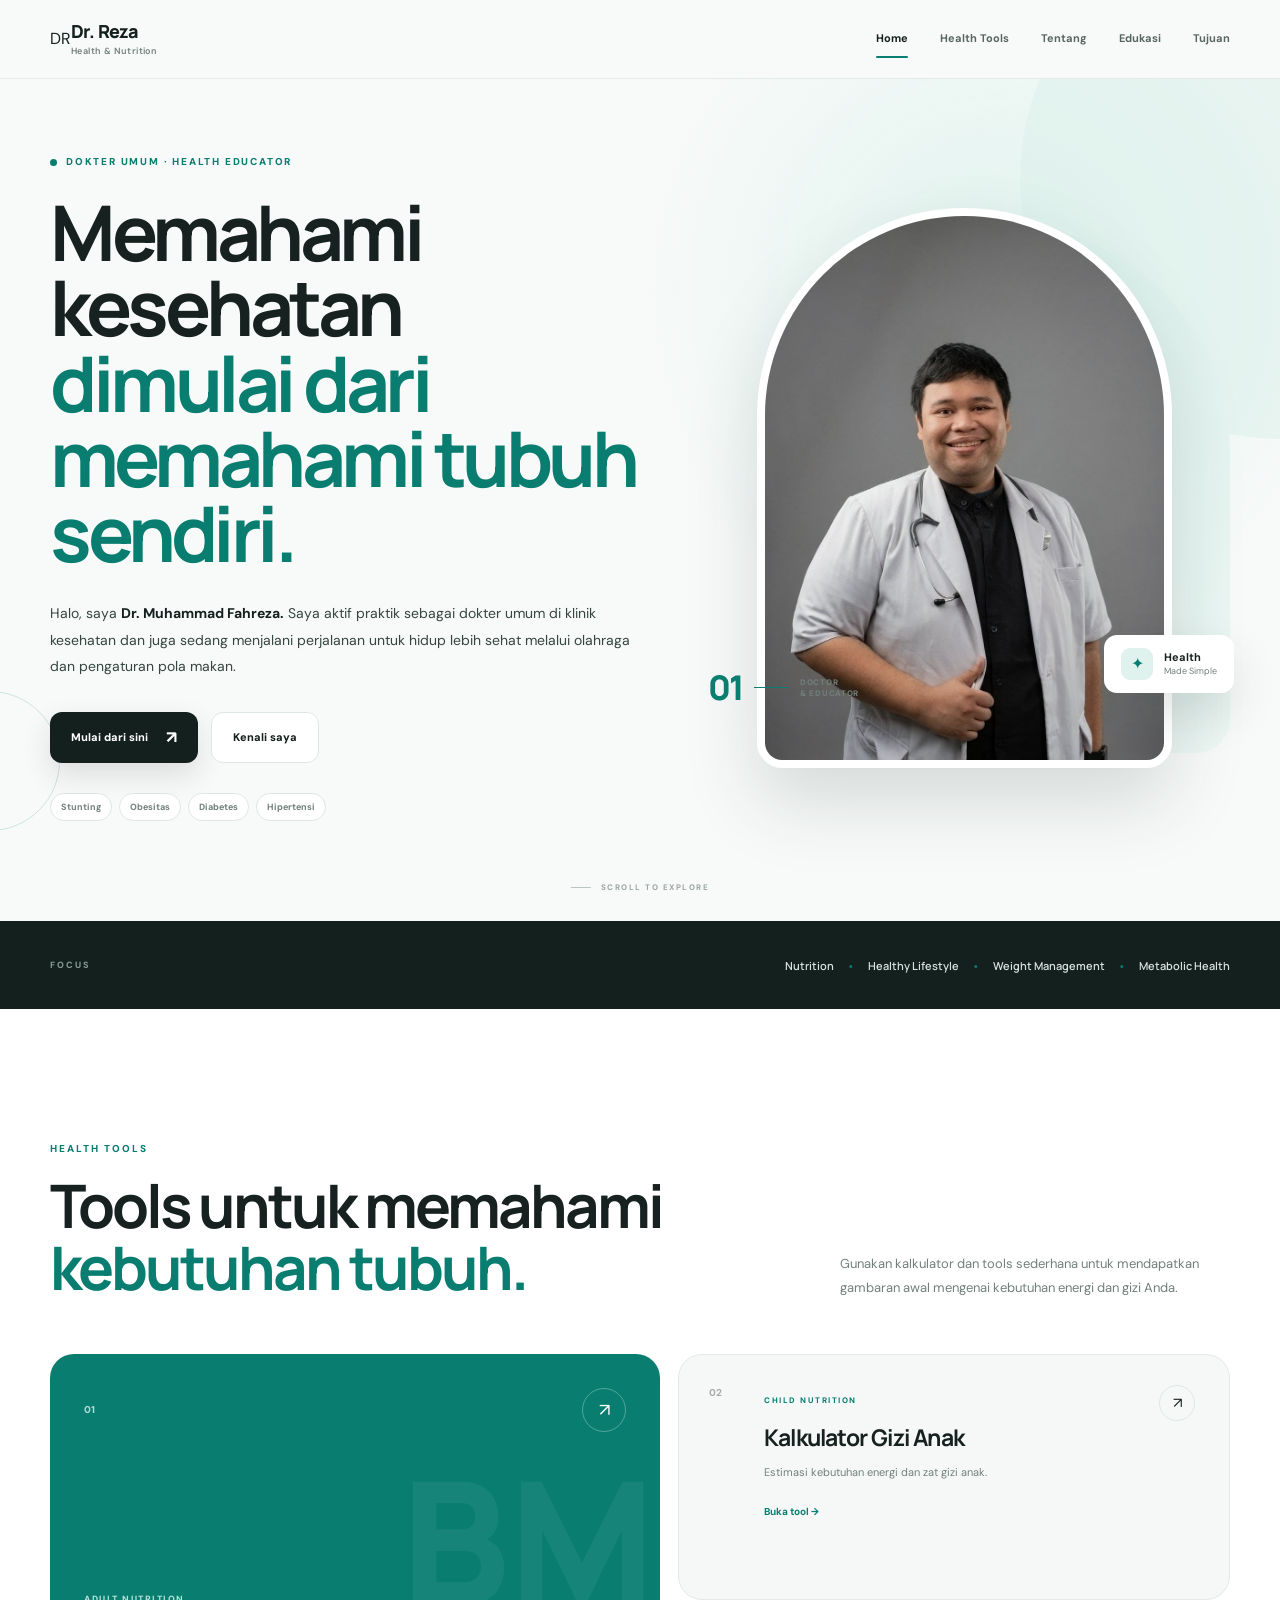
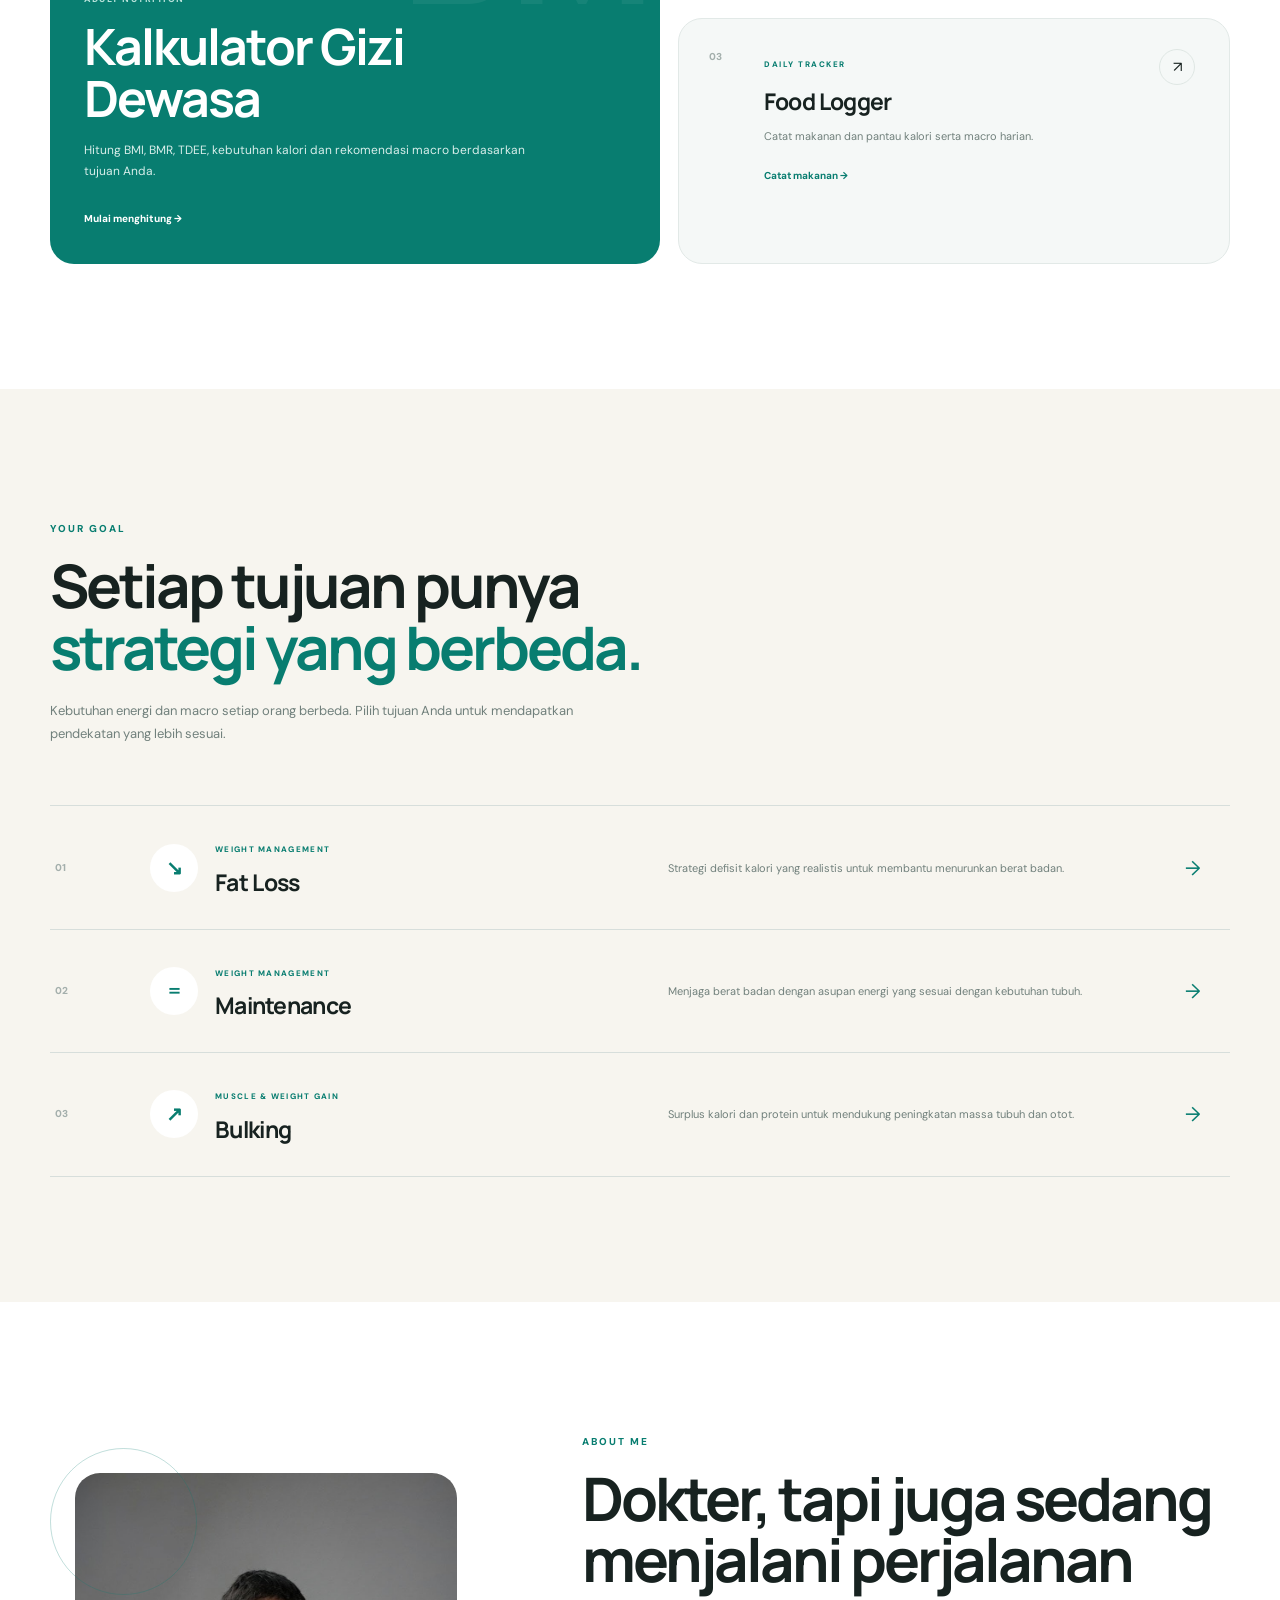
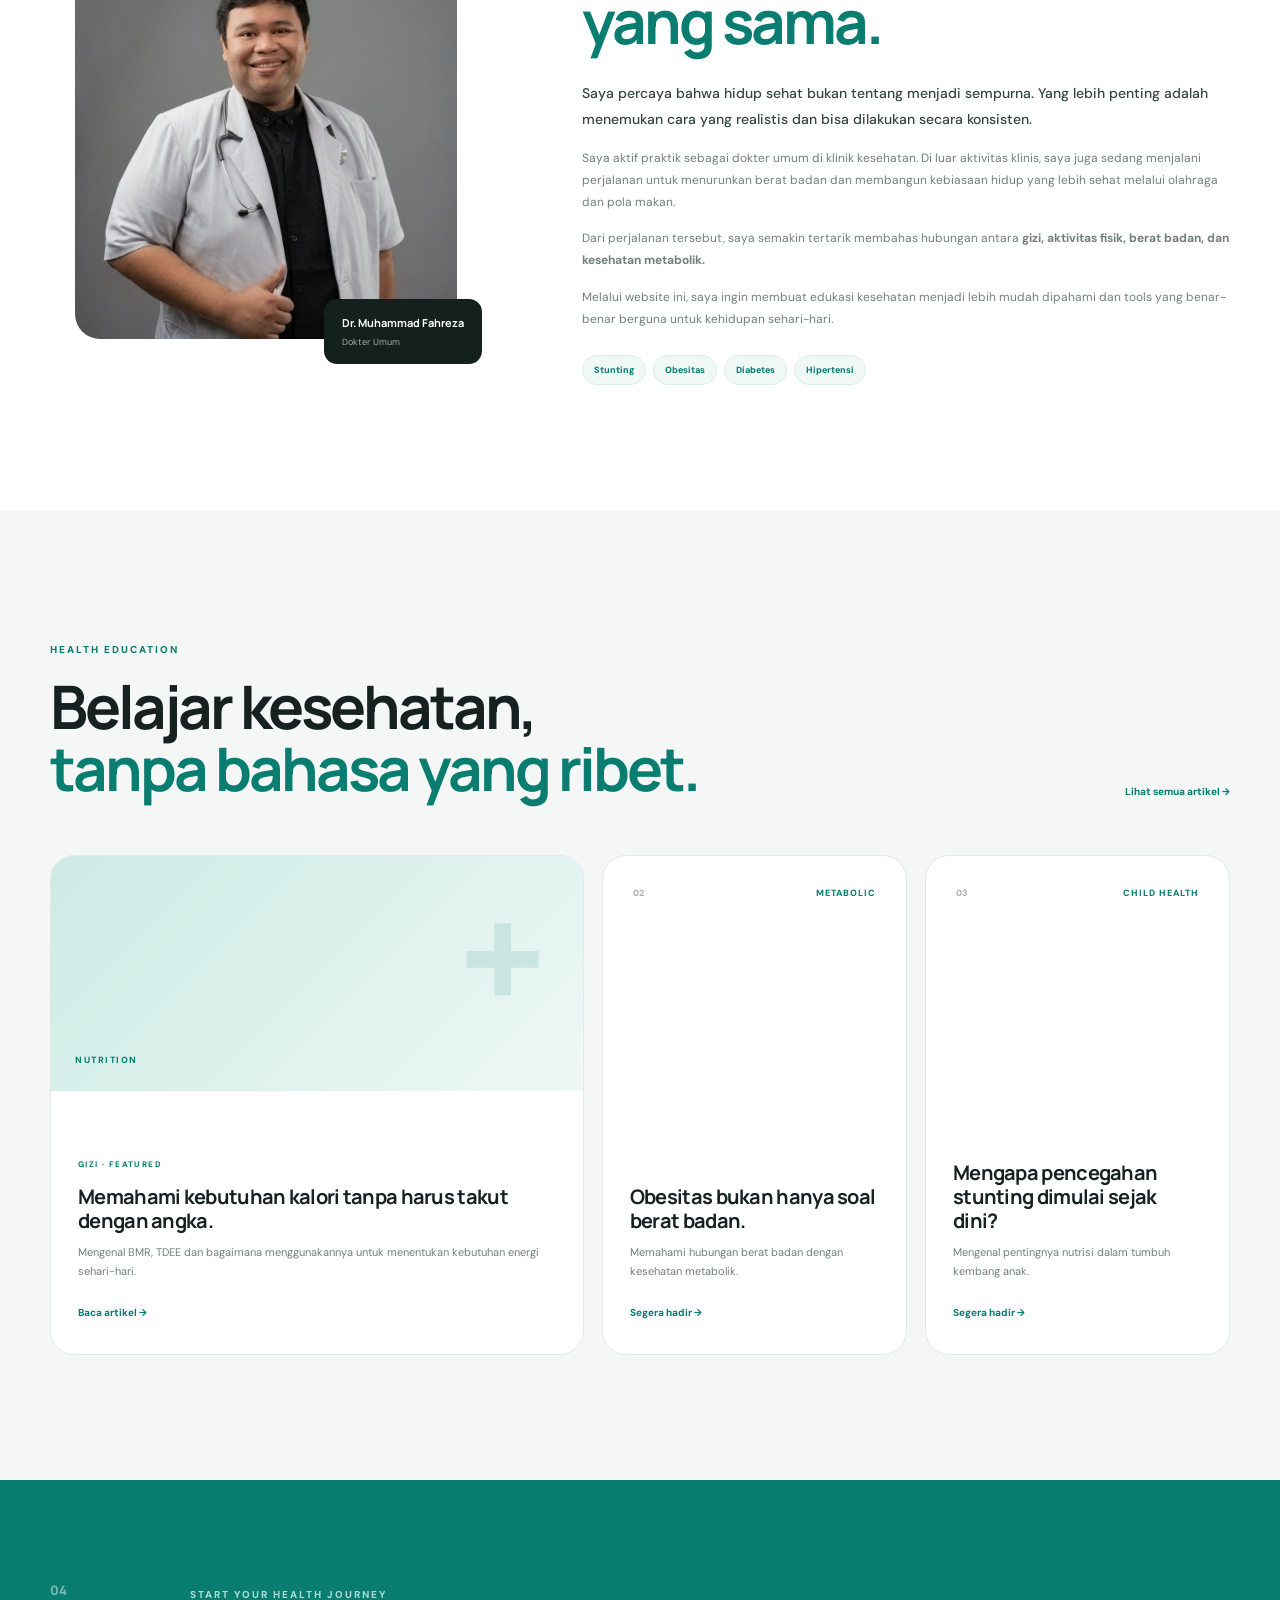
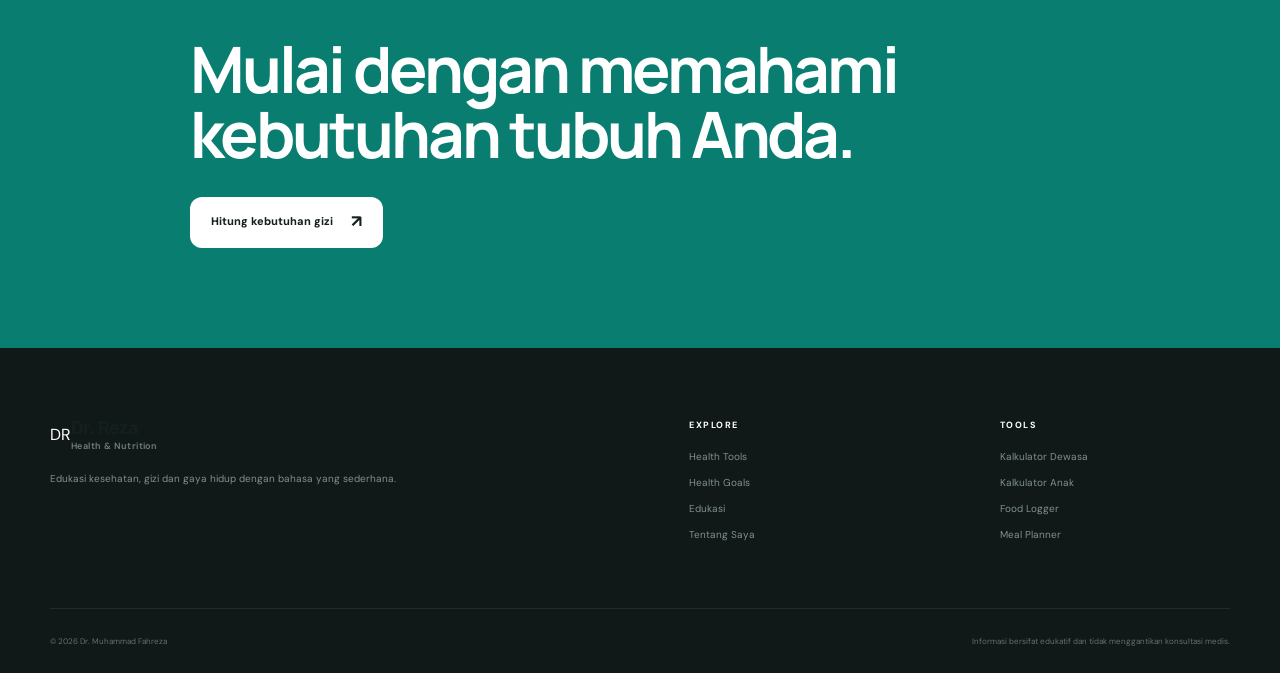
<file: index.html>
<!DOCTYPE html>
<html lang="id">
<head>
    <meta charset="UTF-8">

    <meta
        name="viewport"
        content="width=device-width, initial-scale=1.0"
    >

    <meta
        name="description"
        content="Dr. Muhammad Fahreza - Dokter Umum yang aktif praktik dan berbagi edukasi mengenai gizi, olahraga, obesitas, diabetes, hipertensi, dan kesehatan metabolik."
    >

    <meta
        name="author"
        content="Dr. Muhammad Fahreza"
    >

    <title>
        Dr. Muhammad Fahreza | Dokter Umum & Health Educator
    </title>

    <link
        rel="preconnect"
        href="https://fonts.googleapis.com"
    >

    <link
        rel="preconnect"
        href="https://fonts.gstatic.com"
        crossorigin
    >

    <link
        href="https://fonts.googleapis.com/css2?family=DM+Sans:wght@400;500;600;700&family=Manrope:wght@500;600;700;800&display=swap"
        rel="stylesheet"
    >

    <link
        rel="stylesheet"
        href="style.css"
    >
</head>

<body>

<!-- =====================================================
     NAVBAR
===================================================== -->

<header class="site-header">

    <div class="nav-container">

        <a
            href="#home"
            class="brand"
        >

            <div class="brand-mark">
                DR
            </div>

            <div class="brand-text">

                <strong>
                    Dr. Reza
                </strong>

                <span>
                    Health & Nutrition
                </span>

            </div>

        </a>


        <button
            class="menu-toggle"
            id="menuToggle"
            aria-label="Buka menu"
            aria-expanded="false"
        >

            <span></span>
            <span></span>
            <span></span>

        </button>


        <nav
            class="main-nav"
            id="mainNav"
        >

            <a
                href="#home"
                class="active"
            >
                Home
            </a>

            <a href="#tools">
                Health Tools
            </a>

            <a href="#about">
                Tentang
            </a>

            <a href="#education">
                Edukasi
            </a>

            <a href="#goals">
                Tujuan
            </a>

        </nav>

    </div>

</header>


<main>

<!-- =====================================================
     HERO
===================================================== -->

<section
    class="hero"
    id="home"
>

    <div class="hero-decoration hero-decoration-one"></div>

    <div class="hero-decoration hero-decoration-two"></div>


    <div class="hero-container">

        <div class="hero-content">

            <div class="eyebrow">

                <span class="eyebrow-dot"></span>

                DOKTER UMUM · HEALTH EDUCATOR

            </div>


            <h1>

                Memahami kesehatan
                <span>
                    dimulai dari memahami tubuh sendiri.
                </span>

            </h1>


            <p class="hero-text">

                Halo, saya
                <strong>Dr. Muhammad Fahreza.</strong>

                Saya aktif praktik sebagai dokter umum di klinik
                kesehatan dan juga sedang menjalani perjalanan
                untuk hidup lebih sehat melalui olahraga dan
                pengaturan pola makan.

            </p>


            <div class="hero-buttons">

                <a
                    href="#tools"
                    class="btn btn-primary"
                >

                    Mulai dari sini

                    <span>
                        ↗
                    </span>

                </a>


                <a
                    href="#about"
                    class="btn btn-secondary"
                >

                    Kenali saya

                </a>

            </div>


            <div class="hero-tags">

                <span>
                    Stunting
                </span>

                <span>
                    Obesitas
                </span>

                <span>
                    Diabetes
                </span>

                <span>
                    Hipertensi
                </span>

            </div>

        </div>


        <!-- FOTO -->

        <div class="hero-photo-wrapper">

            <div class="photo-background"></div>

            <div class="photo-frame">

                <img
                    src="images/foto-dr-reza.jpg"
                    alt="Dr. Muhammad Fahreza"
                >

            </div>


            <div class="photo-label">

                <span class="photo-label-number">
                    01
                </span>

                <div class="photo-label-line"></div>

                <span>
                    Doctor<br>
                    & Educator
                </span>

            </div>


            <div class="photo-card">

                <div class="photo-card-icon">
                    ✦
                </div>

                <div>

                    <strong>
                        Health
                    </strong>

                    <span>
                        Made Simple
                    </span>

                </div>

            </div>

        </div>

    </div>


    <div class="scroll-indicator">

        <span></span>

        SCROLL TO EXPLORE

    </div>

</section>


<!-- =====================================================
     TOPIC BAR
===================================================== -->

<section class="topic-bar">

    <div class="topic-container">

        <span class="topic-label">
            FOCUS
        </span>

        <div class="topic-list">

            <span>
                Nutrition
            </span>

            <i>•</i>

            <span>
                Healthy Lifestyle
            </span>

            <i>•</i>

            <span>
                Weight Management
            </span>

            <i>•</i>

            <span>
                Metabolic Health
            </span>

        </div>

    </div>

</section>


<!-- =====================================================
     TOOLS
===================================================== -->

<section
    class="section tools-section"
    id="tools"
>

    <div class="container">

        <div class="section-heading">

            <div>

                <span class="section-label">
                    HEALTH TOOLS
                </span>

                <h2>

                    Tools untuk memahami
                    <span>
                        kebutuhan tubuh.
                    </span>

                </h2>

            </div>


            <p>

                Gunakan kalkulator dan tools sederhana
                untuk mendapatkan gambaran awal mengenai
                kebutuhan energi dan gizi Anda.

            </p>

        </div>


        <div class="tools-grid">

            <!-- TOOL UTAMA -->

            <a
                href="kalkulator-dewasa.html"
                class="tool-main"
            >

                <div class="tool-top">

                    <span>
                        01
                    </span>

                    <div class="tool-circle">
                        ↗
                    </div>

                </div>


                <div class="tool-main-content">

                    <span class="tool-label">
                        ADULT NUTRITION
                    </span>

                    <h3>
                        Kalkulator
                        Gizi Dewasa
                    </h3>

                    <p>

                        Hitung BMI, BMR, TDEE,
                        kebutuhan kalori dan
                        rekomendasi macro berdasarkan
                        tujuan Anda.

                    </p>

                    <strong>
                        Mulai menghitung →
                    </strong>

                </div>


                <div class="tool-watermark">
                    BMI
                </div>

            </a>


            <!-- TOOL KANAN -->

            <div class="tool-column">

                <a
                    href="kalkulator-anak.html"
                    class="tool-card"
                >

                    <div class="tool-number">
                        02
                    </div>

                    <div class="tool-card-content">

                        <span>
                            CHILD NUTRITION
                        </span>

                        <h3>
                            Kalkulator Gizi Anak
                        </h3>

                        <p>
                            Estimasi kebutuhan energi
                            dan zat gizi anak.
                        </p>

                        <strong>
                            Buka tool →
                        </strong>

                    </div>

                    <div class="tool-arrow">
                        ↗
                    </div>

                </a>


                <a
                    href="food-logger.html"
                    class="tool-card"
                >

                    <div class="tool-number">
                        03
                    </div>

                    <div class="tool-card-content">

                        <span>
                            DAILY TRACKER
                        </span>

                        <h3>
                            Food Logger
                        </h3>

                        <p>
                            Catat makanan dan pantau
                            kalori serta macro harian.
                        </p>

                        <strong>
                            Catat makanan →
                        </strong>

                    </div>

                    <div class="tool-arrow">
                        ↗
                    </div>

                </a>

            </div>

        </div>

    </div>

</section>


<!-- =====================================================
     GOALS
===================================================== -->

<section
    class="section goals-section"
    id="goals"
>

    <div class="container">

        <div class="goals-intro">

            <span class="section-label">
                YOUR GOAL
            </span>

            <h2>

                Setiap tujuan punya
                <span>
                    strategi yang berbeda.
                </span>

            </h2>

            <p>

                Kebutuhan energi dan macro setiap orang
                berbeda. Pilih tujuan Anda untuk mendapatkan
                pendekatan yang lebih sesuai.

            </p>

        </div>


        <div class="goal-list">

            <!-- FAT LOSS -->

            <a
                href="meal-plan.html?goal=fatloss"
                class="goal-item"
            >

                <span class="goal-number">
                    01
                </span>

                <div class="goal-title">

                    <div class="goal-icon">
                        ↘
                    </div>

                    <div>

                        <span>
                            WEIGHT MANAGEMENT
                        </span>

                        <h3>
                            Fat Loss
                        </h3>

                    </div>

                </div>

                <p>

                    Strategi defisit kalori yang realistis
                    untuk membantu menurunkan berat badan.

                </p>

                <span class="goal-arrow">
                    →
                </span>

            </a>


            <!-- MAINTENANCE -->

            <a
                href="meal-plan.html?goal=maintenance"
                class="goal-item"
            >

                <span class="goal-number">
                    02
                </span>

                <div class="goal-title">

                    <div class="goal-icon">
                        =
                    </div>

                    <div>

                        <span>
                            WEIGHT MANAGEMENT
                        </span>

                        <h3>
                            Maintenance
                        </h3>

                    </div>

                </div>

                <p>

                    Menjaga berat badan dengan asupan energi
                    yang sesuai dengan kebutuhan tubuh.

                </p>

                <span class="goal-arrow">
                    →
                </span>

            </a>


            <!-- BULKING -->

            <a
                href="meal-plan.html?goal=bulking"
                class="goal-item"
            >

                <span class="goal-number">
                    03
                </span>

                <div class="goal-title">

                    <div class="goal-icon">
                        ↗
                    </div>

                    <div>

                        <span>
                            MUSCLE & WEIGHT GAIN
                        </span>

                        <h3>
                            Bulking
                        </h3>

                    </div>

                </div>

                <p>

                    Surplus kalori dan protein untuk
                    mendukung peningkatan massa tubuh
                    dan otot.

                </p>

                <span class="goal-arrow">
                    →
                </span>

            </a>

        </div>

    </div>

</section>


<!-- =====================================================
     ABOUT
===================================================== -->

<section
    class="section about-section"
    id="about"
>

    <div class="container about-grid">

        <div class="about-image-wrapper">

            <div class="about-image">

                <img
                    src="images/foto-dr-reza.jpg"
                    alt="Dr. Muhammad Fahreza"
                >

            </div>


            <div class="about-caption">

                <strong>
                    Dr. Muhammad Fahreza
                </strong>

                <span>
                    Dokter Umum
                </span>

            </div>

        </div>


        <div class="about-content">

            <span class="section-label">
                ABOUT ME
            </span>

            <h2>

                Dokter, tapi juga sedang menjalani
                perjalanan
                <span>
                    yang sama.
                </span>

            </h2>


            <p class="about-lead">

                Saya percaya bahwa hidup sehat bukan
                tentang menjadi sempurna. Yang lebih
                penting adalah menemukan cara yang
                realistis dan bisa dilakukan secara
                konsisten.

            </p>


            <p>

                Saya aktif praktik sebagai dokter umum
                di klinik kesehatan. Di luar aktivitas
                klinis, saya juga sedang menjalani
                perjalanan untuk menurunkan berat badan
                dan membangun kebiasaan hidup yang lebih
                sehat melalui olahraga dan pola makan.

            </p>


            <p>

                Dari perjalanan tersebut, saya semakin
                tertarik membahas hubungan antara
                <strong>
                    gizi, aktivitas fisik, berat badan,
                    dan kesehatan metabolik.
                </strong>

            </p>


            <p>

                Melalui website ini, saya ingin membuat
                edukasi kesehatan menjadi lebih mudah
                dipahami dan tools yang benar-benar
                berguna untuk kehidupan sehari-hari.

            </p>


            <div class="focus-tags">

                <span>
                    Stunting
                </span>

                <span>
                    Obesitas
                </span>

                <span>
                    Diabetes
                </span>

                <span>
                    Hipertensi
                </span>

            </div>

        </div>

    </div>

</section>


<!-- =====================================================
     EDUCATION
===================================================== -->

<section
    class="section education-section"
    id="education"
>

    <div class="container">

        <div class="education-heading">

            <div>

                <span class="section-label">
                    HEALTH EDUCATION
                </span>

                <h2>

                    Belajar kesehatan,
                    <span>
                        tanpa bahasa yang ribet.
                    </span>

                </h2>

            </div>


            <a
                href="artikel.html"
                class="view-all"
            >
                Lihat semua artikel →
            </a>

        </div>


        <div class="article-grid">

            <article class="article-card article-featured">

                <div class="article-cover nutrition-cover">

                    <span>
                        NUTRITION
                    </span>

                    <div class="cover-symbol">
                        +
                    </div>

                </div>


                <div class="article-body">

                    <span class="article-category">
                        GIZI · FEATURED
                    </span>

                    <h3>

                        Memahami kebutuhan kalori
                        tanpa harus takut dengan angka.

                    </h3>

                    <p>

                        Mengenal BMR, TDEE dan bagaimana
                        menggunakannya untuk menentukan
                        kebutuhan energi sehari-hari.

                    </p>

                    <a href="artikel.html">
                        Baca artikel →
                    </a>

                </div>

            </article>


            <article class="article-card">

                <div class="article-top">

                    <span>
                        02
                    </span>

                    <span>
                        METABOLIC
                    </span>

                </div>


                <div class="article-body">

                    <h3>

                        Obesitas bukan hanya
                        soal berat badan.

                    </h3>

                    <p>

                        Memahami hubungan berat badan
                        dengan kesehatan metabolik.

                    </p>

                    <a href="artikel.html">
                        Segera hadir →
                    </a>

                </div>

            </article>


            <article class="article-card">

                <div class="article-top">

                    <span>
                        03
                    </span>

                    <span>
                        CHILD HEALTH
                    </span>

                </div>


                <div class="article-body">

                    <h3>

                        Mengapa pencegahan
                        stunting dimulai sejak dini?

                    </h3>

                    <p>

                        Mengenal pentingnya nutrisi
                        dalam tumbuh kembang anak.

                    </p>

                    <a href="artikel.html">
                        Segera hadir →
                    </a>

                </div>

            </article>

        </div>

    </div>

</section>


<!-- =====================================================
     CTA
===================================================== -->

<section class="cta-section">

    <div class="container cta-container">

        <span class="cta-number">
            04
        </span>


        <div class="cta-content">

            <span class="section-label">
                START YOUR HEALTH JOURNEY
            </span>

            <h2>

                Mulai dengan memahami
                kebutuhan tubuh Anda.

            </h2>


            <a
                href="kalkulator-dewasa.html"
                class="btn btn-light"
            >

                Hitung kebutuhan gizi

                <span>
                    ↗
                </span>

            </a>

        </div>

    </div>

</section>

</main>


<!-- =====================================================
     FOOTER
===================================================== -->

<footer class="site-footer">

    <div class="container footer-grid">

        <div class="footer-brand">

            <a
                href="#home"
                class="brand"
            >

                <div class="brand-mark">
                    DR
                </div>

                <div class="brand-text">

                    <strong>
                        Dr. Reza
                    </strong>

                    <span>
                        Health & Nutrition
                    </span>

                </div>

            </a>


            <p>

                Edukasi kesehatan, gizi dan gaya hidup
                dengan bahasa yang sederhana.

            </p>

        </div>


        <div class="footer-column">

            <h4>
                EXPLORE
            </h4>

            <a href="#tools">
                Health Tools
            </a>

            <a href="#goals">
                Health Goals
            </a>

            <a href="#education">
                Edukasi
            </a>

            <a href="#about">
                Tentang Saya
            </a>

        </div>


        <div class="footer-column">

            <h4>
                TOOLS
            </h4>

            <a href="kalkulator-dewasa.html">
                Kalkulator Dewasa
            </a>

            <a href="kalkulator-anak.html">
                Kalkulator Anak
            </a>

            <a href="food-logger.html">
                Food Logger
            </a>

            <a href="meal-plan.html">
                Meal Planner
            </a>

        </div>

    </div>


    <div class="container footer-bottom">

        <span>

            ©
            <span id="year"></span>
            Dr. Muhammad Fahreza

        </span>

        <span>

            Informasi bersifat edukatif dan tidak menggantikan
            konsultasi medis.

        </span>

    </div>

</footer>


<script src="script.js"></script>

</body>
</html>
</file>
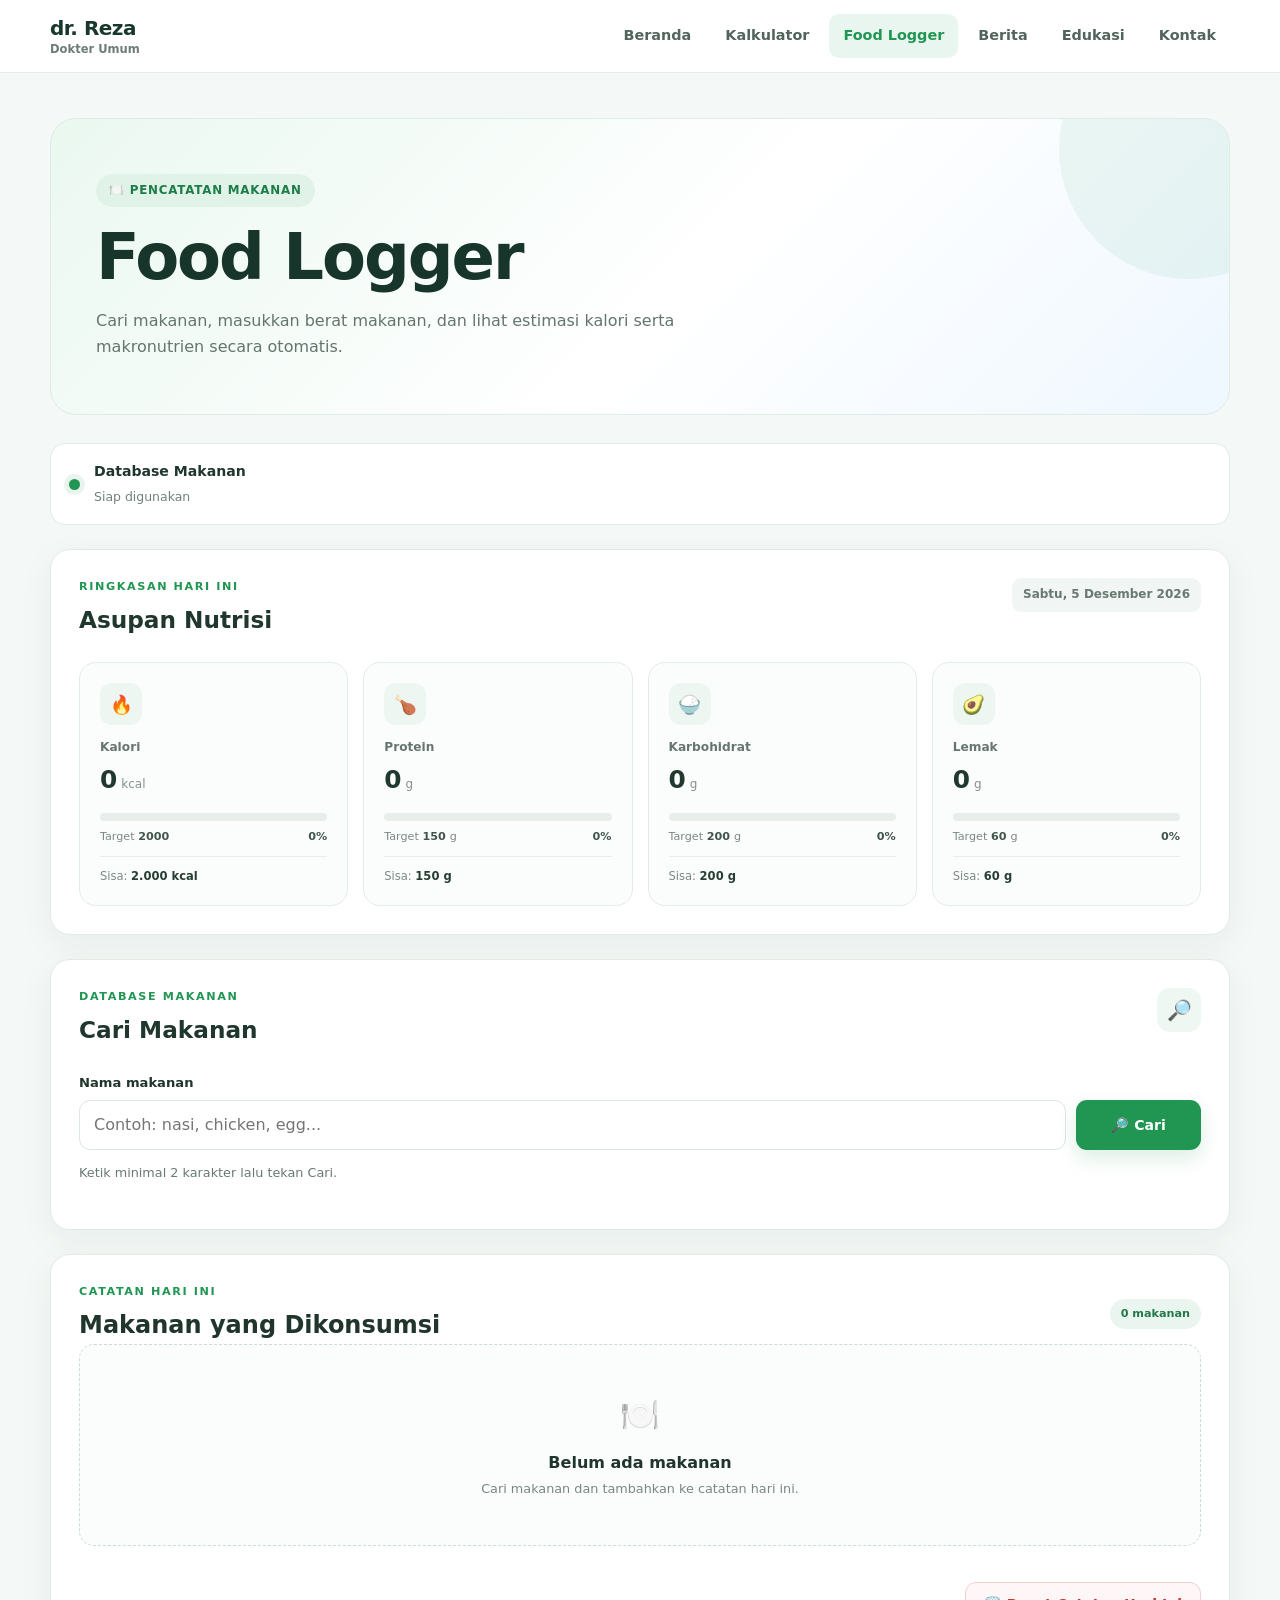
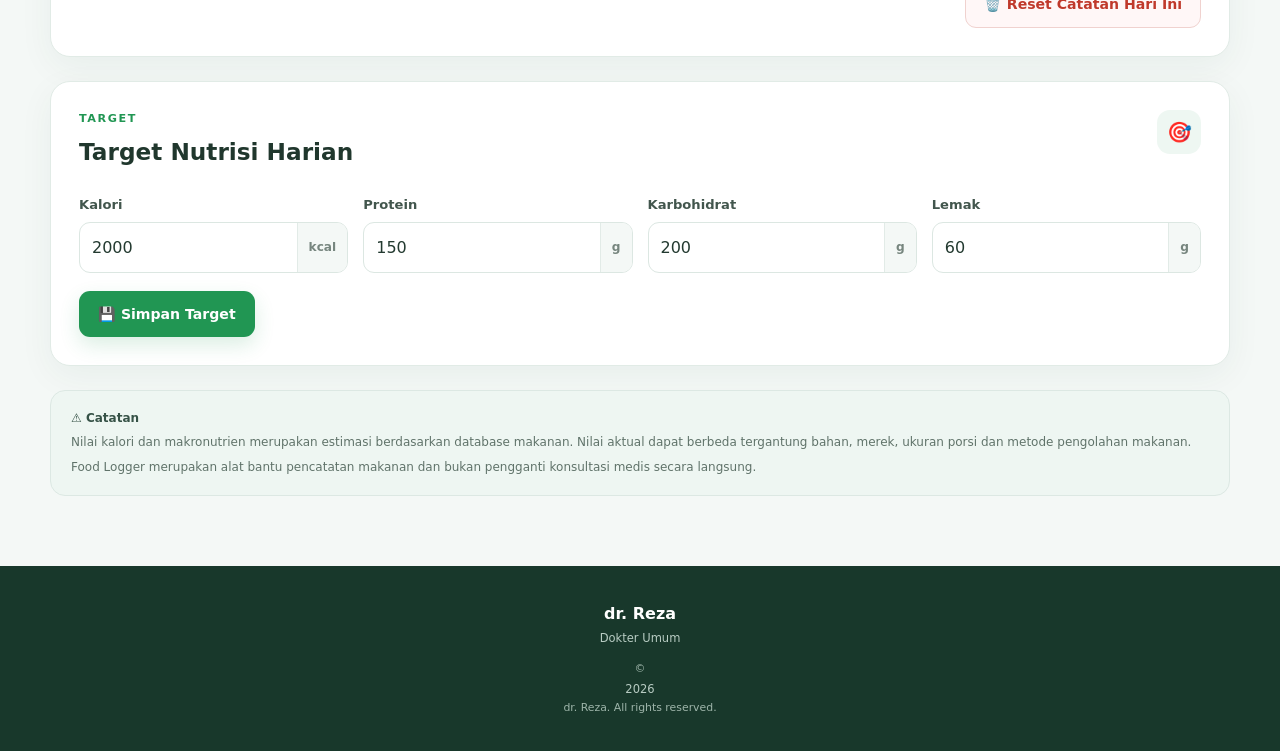
<file: food-logger.html>
<!DOCTYPE html>
<html lang="id">

<head>

    <meta charset="UTF-8">

    <meta
        name="viewport"
        content="width=device-width, initial-scale=1.0"
    >

    <meta
        name="description"
        content="Food Logger dr. Reza untuk mencatat makanan dan menghitung estimasi kalori serta makronutrien."
    >

    <meta
        name="author"
        content="dr. Reza"
    >

    <title>Food Logger - dr. Reza</title>

    <style>

        /* =====================================================
           RESET
        ===================================================== */

        * {
            box-sizing: border-box;
            margin: 0;
            padding: 0;
        }

        html {
            scroll-behavior: smooth;
        }

        body {
            font-family:
                Inter,
                system-ui,
                -apple-system,
                BlinkMacSystemFont,
                "Segoe UI",
                sans-serif;

            background: #f4f8f6;
            color: #20352c;
            line-height: 1.6;
        }

        button,
        input,
        select {
            font: inherit;
        }

        button {
            cursor: pointer;
        }

        /* =====================================================
           NAVBAR
        ===================================================== */

        .site-header {
            position: sticky;
            top: 0;
            z-index: 1000;

            background: rgba(255,255,255,.96);
            backdrop-filter: blur(12px);

            border-bottom:
                1px solid #e4ece8;
        }

        .navbar {
            width: min(1180px, calc(100% - 32px));
            min-height: 72px;
            margin: auto;

            display: flex;
            align-items: center;
            justify-content: space-between;

            gap: 25px;
        }

        .brand {
            text-decoration: none;
            color: #18382b;

            display: flex;
            flex-direction: column;
            line-height: 1.1;
        }

        .brand-name {
            font-size: 1.25rem;
            font-weight: 800;
            letter-spacing: -.5px;
        }

        .brand-title {
            margin-top: 4px;
            font-size: .72rem;
            color: #6d7d76;
            font-weight: 600;
        }

        .nav-menu {
            display: flex;
            align-items: center;
            gap: 6px;
        }

        .nav-link {
            text-decoration: none;
            color: #52645c;

            padding: 10px 14px;
            border-radius: 10px;

            font-size: .9rem;
            font-weight: 650;

            transition:
                background .2s ease,
                color .2s ease;
        }

        .nav-link:hover {
            background: #edf6f1;
            color: #219653;
        }

        .nav-link.active {
            background: #e9f6ef;
            color: #219653;
        }

        .menu-toggle {
            display: none;

            width: 44px;
            height: 44px;

            border: 1px solid #dce8e3;
            border-radius: 11px;

            background: #fff;
            color: #18382b;

            font-size: 1.25rem;
        }

        /* =====================================================
           PAGE
        ===================================================== */

        .page {
            width: min(1180px, calc(100% - 32px));
            margin: auto;
            padding: 45px 0 70px;
        }

        /* =====================================================
           HERO
        ===================================================== */

        .hero {
            position: relative;
            overflow: hidden;

            padding: 55px 45px;
            margin-bottom: 28px;

            border-radius: 26px;

            background:
                linear-gradient(
                    135deg,
                    #eaf8f0 0%,
                    #ffffff 55%,
                    #eef7ff 100%
                );

            border: 1px solid #dfece5;
        }

        .hero::after {
            content: "";
            position: absolute;

            width: 260px;
            height: 260px;

            border-radius: 50%;

            background:
                rgba(33,150,83,.07);

            right: -90px;
            top: -100px;
        }

        .hero-content {
            position: relative;
            z-index: 2;
            max-width: 760px;
        }

        .badge {
            display: inline-flex;
            align-items: center;

            padding: 7px 13px;

            border-radius: 999px;

            background: #e1f3e8;
            color: #1d7d49;

            font-size: .74rem;
            font-weight: 800;
            letter-spacing: .8px;
        }

        .hero h1 {
            margin-top: 17px;

            font-size:
                clamp(2.2rem, 5vw, 4rem);

            line-height: 1.05;
            letter-spacing: -2px;

            color: #17352a;
        }

        .hero p {
            margin-top: 17px;

            max-width: 680px;

            color: #64756e;
            font-size: 1rem;
        }

        /* =====================================================
           CARDS
        ===================================================== */

        .card {
            background: #fff;

            border:
                1px solid #e1ebe6;

            border-radius: 20px;

            padding: 28px;

            margin-bottom: 24px;

            box-shadow:
                0 10px 35px
                rgba(26,68,51,.055);
        }

        .section-heading {
            display: flex;
            align-items: flex-start;
            justify-content: space-between;

            gap: 20px;

            margin-bottom: 24px;
        }

        .section-label {
            display: block;

            margin-bottom: 5px;

            color: #219653;

            font-size: .7rem;
            font-weight: 800;

            letter-spacing: 1.6px;
        }

        .section-heading h2 {
            font-size: 1.45rem;
            color: #20372d;
        }

        .section-icon {
            width: 44px;
            height: 44px;

            display: flex;
            align-items: center;
            justify-content: center;

            border-radius: 13px;

            background: #eef7f2;

            font-size: 1.25rem;
        }

        /* =====================================================
           API STATUS
        ===================================================== */

        .api-status {
            display: flex;
            align-items: center;

            gap: 14px;

            padding: 16px 18px;

            margin-bottom: 24px;

            border-radius: 15px;

            background: #ffffff;
            border: 1px solid #e1ebe6;
        }

        .api-dot {
            width: 11px;
            height: 11px;

            border-radius: 50%;

            background: #219653;

            box-shadow:
                0 0 0 5px
                rgba(33,150,83,.10);
        }

        .api-dot.error {
            background: #d9534f;
            box-shadow:
                0 0 0 5px
                rgba(217,83,79,.10);
        }

        .api-status strong {
            display: block;
            font-size: .88rem;
        }

        .api-status span {
            color: #71817a;
            font-size: .78rem;
        }

        /* =====================================================
           TARGET
        ===================================================== */

        .target-grid {
            display: grid;

            grid-template-columns:
                repeat(4, 1fr);

            gap: 15px;
        }

        .field label {
            display: block;

            margin-bottom: 7px;

            font-size: .82rem;
            font-weight: 700;

            color: #42564d;
        }

        .input-unit {
            display: flex;

            overflow: hidden;

            border:
                1px solid #dce7e2;

            border-radius: 11px;

            background: #fff;

            transition: .2s;
        }

        .input-unit:focus-within {
            border-color: #219653;

            box-shadow:
                0 0 0 4px
                rgba(33,150,83,.08);
        }

        .input-unit input {
            width: 100%;
            min-width: 0;

            border: 0;
            outline: 0;

            padding: 12px;

            color: #233a30;
            background: transparent;
        }

        .input-unit span {
            display: flex;
            align-items: center;

            padding: 0 11px;

            border-left:
                1px solid #e2ebe7;

            background: #f4f8f6;

            color: #77867f;

            font-size: .76rem;
            font-weight: 700;
        }

        /* =====================================================
           BUTTONS
        ===================================================== */

        .button {
            min-height: 46px;

            padding: 10px 18px;

            border-radius: 11px;

            border: 1px solid transparent;

            font-size: .88rem;
            font-weight: 750;

            transition:
                transform .2s ease,
                box-shadow .2s ease,
                background .2s ease;
        }

        .button:hover {
            transform: translateY(-1px);
        }

        .button-primary {
            background: #219653;
            color: #fff;

            box-shadow:
                0 8px 20px
                rgba(33,150,83,.16);
        }

        .button-primary:hover {
            background: #1c8148;
        }

        .button-danger {
            background: #fff7f7;
            color: #c0392b;

            border-color: #f0d2cf;
        }

        .button-danger:hover {
            background: #fdeaea;
        }

        .button-large {
            width: 100%;
            min-height: 52px;

            margin-top: 18px;
        }

        /* =====================================================
           SUMMARY
        ===================================================== */

        .date-badge {
            padding: 7px 11px;

            border-radius: 9px;

            background: #f1f6f4;

            color: #687971;

            font-size: .75rem;
            font-weight: 650;
        }

        .summary-grid {
            display: grid;

            grid-template-columns:
                repeat(4, 1fr);

            gap: 15px;
        }

        .summary-card-item {
            padding: 20px;

            border-radius: 17px;

            border:
                1px solid #e3ebe7;

            background: #fbfdfc;
        }

        .summary-icon {
            width: 42px;
            height: 42px;

            display: flex;
            align-items: center;
            justify-content: center;

            border-radius: 12px;

            background: #edf6f1;

            font-size: 1.15rem;
        }

        .summary-name {
            margin-top: 13px;

            color: #66766f;

            font-size: .76rem;
            font-weight: 700;
        }

        .summary-number {
            display: flex;
            align-items: baseline;

            gap: 4px;

            margin-top: 2px;
        }

        .summary-number strong {
            font-size: 1.55rem;
            color: #20382e;
        }

        .summary-number span {
            color: #84918c;
            font-size: .75rem;
        }

        .progress {
            width: 100%;
            height: 8px;

            overflow: hidden;

            margin-top: 13px;

            border-radius: 999px;

            background: #e8efeb;
        }

        .progress-fill {
            width: 0%;
            height: 100%;

            border-radius: inherit;

            background: #219653;

            transition:
                width .35s ease;
        }

        .progress-info {
            display: flex;
            justify-content: space-between;

            margin-top: 7px;

            color: #7b8983;

            font-size: .7rem;
        }

        .progress-info strong {
            color: #40554b;
        }

        .remaining {
            margin-top: 10px;

            padding-top: 10px;

            border-top:
                1px solid #e7eeeb;

            color: #7b8983;

            font-size: .72rem;
        }

        .remaining strong {
            color: #273e34;
        }

        /* =====================================================
           SEARCH
        ===================================================== */

        .search-row {
            display: grid;

            grid-template-columns: 1fr 125px;

            gap: 10px;
        }

        .search-row input {
            width: 100%;
            min-height: 49px;

            padding: 11px 14px;

            border:
                1px solid #dce7e2;

            border-radius: 11px;

            outline: none;

            background: #fff;

            color: #263a32;
        }

        .search-row input:focus {
            border-color: #219653;

            box-shadow:
                0 0 0 4px
                rgba(33,150,83,.08);
        }

        .search-status {
            margin-top: 13px;

            color: #687a72;

            font-size: .8rem;
        }

        /* =====================================================
           SEARCH RESULTS
        ===================================================== */

        .search-results {
            display: flex;
            flex-direction: column;

            gap: 10px;

            margin-top: 18px;
        }

        .search-result {
            display: grid;

            grid-template-columns: 1fr auto;

            align-items: center;

            gap: 15px;

            padding: 16px;

            border:
                1px solid #e1ebe6;

            border-radius: 14px;

            background: #fbfdfc;
        }

        .result-category {
            display: inline-block;

            padding: 4px 8px;

            margin-bottom: 5px;

            border-radius: 7px;

            background: #eaf5ef;

            color: #237848;

            font-size: .65rem;
            font-weight: 800;
        }

        .result-name {
            font-size: .94rem;
            font-weight: 800;

            color: #263c32;
        }

        .result-nutrition {
            display: flex;
            flex-wrap: wrap;

            gap: 9px 14px;

            margin-top: 8px;

            color: #66766f;

            font-size: .7rem;
        }

        .select-food {
            min-width: 75px;

            padding: 9px 13px;

            border: 0;
            border-radius: 9px;

            background: #219653;
            color: #fff;

            font-size: .78rem;
            font-weight: 750;
        }

        /* =====================================================
           SELECTED FOOD
        ===================================================== */

        .selected-card {
            border-color: #bfe2cd;

            background:
                linear-gradient(
                    145deg,
                    #f7fcf9,
                    #ffffff
                );
        }

        .selected-header {
            display: flex;

            align-items: center;
            justify-content: space-between;

            gap: 15px;
        }

        .selected-name {
            margin-top: 3px;

            font-size: 1.3rem;

            color: #18382b;
        }

        .selected-source {
            color: #7b8983;
            font-size: .72rem;
        }

        .selected-check {
            width: 44px;
            height: 44px;

            display: flex;
            align-items: center;
            justify-content: center;

            border-radius: 50%;

            background: #219653;
            color: #fff;

            font-weight: 900;
        }

        .selected-nutrition {
            margin: 18px 0;

            padding: 13px 15px;

            border-radius: 11px;

            background: #eef7f2;

            color: #456057;

            font-size: .8rem;
            font-weight: 650;
        }

        .food-form-grid {
            display: grid;

            grid-template-columns:
                1fr 1fr;

            gap: 15px;
        }

        .food-form-grid select {
            width: 100%;
            min-height: 49px;

            padding: 11px 13px;

            border:
                1px solid #dce7e2;

            border-radius: 11px;

            outline: none;

            background: #fff;
            color: #263a32;
        }

        /* =====================================================
           PREVIEW
        ===================================================== */

        .preview {
            margin-top: 18px;

            padding: 18px;

            border-radius: 15px;

            background: #f5f9f7;

            border:
                1px solid #e1ebe6;
        }

        .preview-title {
            margin-bottom: 13px;

            color: #4c6258;

            font-size: .78rem;
            font-weight: 800;
        }

        .preview-grid {
            display: grid;

            grid-template-columns:
                repeat(4, 1fr);

            gap: 10px;
        }

        .preview-item {
            padding: 12px;

            border-radius: 11px;

            background: #fff;

            text-align: center;
        }

        .preview-item strong {
            display: block;

            margin-top: 4px;

            color: #263b31;

            font-size: .92rem;
        }

        .preview-item small {
            color: #7c8984;
            font-size: .65rem;
        }

        /* =====================================================
           HISTORY
        ===================================================== */

        .history-heading {
            display: flex;

            justify-content: space-between;
            align-items: center;

            gap: 15px;
        }

        .food-count {
            padding: 6px 11px;

            border-radius: 999px;

            background: #eaf5ef;

            color: #237848;

            font-size: .7rem;
            font-weight: 800;
        }

        .food-list {
            display: flex;
            flex-direction: column;

            gap: 12px;

            margin-top: 18px;
        }

        .food-entry {
            display: grid;

            grid-template-columns: 1fr auto;

            gap: 15px;

            padding: 18px;

            border:
                1px solid #e1ebe6;

            border-radius: 15px;

            background: #fff;
        }

        .meal-tag {
            display: inline-block;

            padding: 4px 8px;

            border-radius: 7px;

            background: #edf6f1;

            color: #237848;

            font-size: .64rem;
            font-weight: 800;
        }

        .food-entry h3 {
            margin-top: 6px;

            color: #263c32;

            font-size: .98rem;
        }

        .food-entry-amount {
            color: #7a8882;
            font-size: .73rem;
        }

        .food-entry-nutrition {
            display: flex;
            flex-wrap: wrap;

            gap: 8px 14px;

            margin-top: 10px;

            color: #687971;

            font-size: .7rem;
        }

        .delete-food {
            width: 39px;
            height: 39px;

            border:
                1px solid #efd8d5;

            border-radius: 10px;

            background: #fff8f7;

            color: #c0392b;
        }

        .empty-state {
            padding: 45px 20px;

            text-align: center;

            border:
                1px dashed #cddbd5;

            border-radius: 15px;

            background: #fbfdfc;
        }

        .empty-icon {
            font-size: 2rem;
        }

        .empty-state h3 {
            margin-top: 8px;

            font-size: 1rem;
        }

        .empty-state p {
            margin-top: 4px;

            color: #788780;

            font-size: .8rem;
        }

        .history-actions {
            margin-top: 18px;

            display: flex;
            justify-content: flex-end;
        }

        /* =====================================================
           DISCLAIMER
        ===================================================== */

        .disclaimer {
            padding: 18px 20px;

            border:
                1px solid #dce8e3;

            border-radius: 15px;

            background: #eef6f2;

            color: #60736a;

            font-size: .75rem;
        }

        .disclaimer strong {
            color: #365247;
        }

        .disclaimer p {
            margin-top: 5px;
        }

        /* =====================================================
           NOTIFICATION
        ===================================================== */

        .notification {
            position: fixed;

            right: 20px;
            bottom: 20px;

            z-index: 9999;

            max-width: 360px;

            padding: 13px 17px;

            border-radius: 12px;

            background: #18382b;
            color: #fff;

            box-shadow:
                0 15px 35px
                rgba(0,0,0,.18);

            font-size: .8rem;
            font-weight: 650;

            transform:
                translateY(20px);

            opacity: 0;

            transition:
                .25s ease;
        }

        .notification.show {
            transform:
                translateY(0);

            opacity: 1;
        }

        .notification.error {
            background: #b63b35;
        }

        /* =====================================================
           FOOTER
        ===================================================== */

        .footer {
            padding: 35px 20px;

            text-align: center;

            background: #18382b;

            color: #fff;
        }

        .footer strong {
            display: block;

            font-size: 1rem;
        }

        .footer span {
            display: block;

            margin-top: 3px;

            color: #b7cbc2;

            font-size: .72rem;
        }

        .footer p {
            margin-top: 12px;

            color: #9eb5aa;

            font-size: .68rem;
        }

        /* =====================================================
           RESPONSIVE
        ===================================================== */

        @media (max-width: 900px) {

            .target-grid,
            .summary-grid {
                grid-template-columns:
                    repeat(2, 1fr);
            }

            .preview-grid {
                grid-template-columns:
                    repeat(2, 1fr);
            }

        }

        @media (max-width: 700px) {

            .navbar {
                min-height: 66px;
            }

            .menu-toggle {
                display: block;
            }

            .nav-menu {
                position: absolute;

                top: 66px;
                left: 0;
                right: 0;

                display: none;

                flex-direction: column;
                align-items: stretch;

                padding: 10px 16px 16px;

                background: #fff;

                border-bottom:
                    1px solid #e3ebe7;

                box-shadow:
                    0 15px 25px
                    rgba(0,0,0,.07);
            }

            .nav-menu.active {
                display: flex;
            }

            .nav-link {
                padding: 12px 14px;
            }

            .page {
                width: calc(100% - 20px);
                padding-top: 25px;
            }

            .hero {
                padding: 35px 23px;
                border-radius: 20px;
            }

            .hero h1 {
                letter-spacing: -1px;
            }

            .card {
                padding: 20px;
                border-radius: 17px;
            }

            .target-grid,
            .summary-grid,
            .food-form-grid {
                grid-template-columns: 1fr;
            }

            .search-row {
                grid-template-columns: 1fr;
            }

            .search-result {
                grid-template-columns: 1fr;
            }

            .select-food {
                width: 100%;
            }

            .food-entry {
                grid-template-columns: 1fr;
            }

            .delete-food {
                width: 100%;
            }

            .history-actions {
                justify-content: stretch;
            }

            .history-actions .button {
                width: 100%;
            }

        }

        @media (max-width: 420px) {

            .preview-grid {
                grid-template-columns: 1fr 1fr;
            }

            .summary-number strong {
                font-size: 1.35rem;
            }

            .hero h1 {
                font-size: 2.2rem;
            }

        }

    </style>

</head>


<body>


<!-- =====================================================
     NAVBAR
===================================================== -->

<header class="site-header">

    <nav class="navbar">

        <a
            href="index.html"
            class="brand"
        >

            <span class="brand-name">
                dr. Reza
            </span>

            <span class="brand-title">
                Dokter Umum
            </span>

        </a>


        <button
            type="button"
            id="menuToggle"
            class="menu-toggle"
            aria-expanded="false"
            aria-label="Buka menu"
        >
            ☰
        </button>


        <div
            id="navMenu"
            class="nav-menu"
        >

            <a
                href="index.html"
                class="nav-link"
            >
                Beranda
            </a>

            <a
                href="kalkulator.html"
                class="nav-link"
            >
                Kalkulator
            </a>

            <a
                href="food-logger.html"
                class="nav-link active"
            >
                Food Logger
            </a>

            <a
                href="berita.html"
                class="nav-link"
            >
                Berita
            </a>

            <a
                href="edukasi.html"
                class="nav-link"
            >
                Edukasi
            </a>

            <a
                href="contact.html"
                class="nav-link"
            >
                Kontak
            </a>

        </div>

    </nav>

</header>


<!-- =====================================================
     MAIN
===================================================== -->

<main class="page">


    <!-- HERO -->

    <section class="hero">

        <div class="hero-content">

            <span class="badge">
                🍽️ PENCATATAN MAKANAN
            </span>

            <h1>
                Food Logger
            </h1>

            <p>
                Cari makanan, masukkan berat makanan,
                dan lihat estimasi kalori serta
                makronutrien secara otomatis.
            </p>

        </div>

    </section>


    <!-- API STATUS -->

    <div class="api-status">

        <span
            id="apiDot"
            class="api-dot"
        ></span>

        <div>

            <strong>
                Database Makanan
            </strong>

            <span id="apiStatus">
                Menghubungkan ke database...
            </span>

        </div>

    </div>


    <!-- =================================================
         SUMMARY
    ================================================== -->

    <section class="card">

        <div class="section-heading">

            <div>

                <span class="section-label">
                    RINGKASAN HARI INI
                </span>

                <h2>
                    Asupan Nutrisi
                </h2>

            </div>

            <span
                id="currentDate"
                class="date-badge"
            >
                -
            </span>

        </div>


        <div class="summary-grid">


            <!-- CALORIES -->

            <div class="summary-card-item">

                <div class="summary-icon">
                    🔥
                </div>

                <div class="summary-name">
                    Kalori
                </div>

                <div class="summary-number">

                    <strong id="totalCalories">
                        0
                    </strong>

                    <span>
                        kcal
                    </span>

                </div>

                <div class="progress">

                    <div
                        id="calorieProgress"
                        class="progress-fill"
                    ></div>

                </div>

                <div class="progress-info">

                    <span>
                        Target
                        <strong id="displayTargetCalories">
                            2000
                        </strong>
                    </span>

                    <strong id="caloriePercentage">
                        0%
                    </strong>

                </div>

                <div class="remaining">

                    Sisa:

                    <strong id="remainingCalories">
                        2000 kcal
                    </strong>

                </div>

            </div>


            <!-- PROTEIN -->

            <div class="summary-card-item">

                <div class="summary-icon">
                    🍗
                </div>

                <div class="summary-name">
                    Protein
                </div>

                <div class="summary-number">

                    <strong id="totalProtein">
                        0
                    </strong>

                    <span>
                        g
                    </span>

                </div>

                <div class="progress">

                    <div
                        id="proteinProgress"
                        class="progress-fill"
                    ></div>

                </div>

                <div class="progress-info">

                    <span>
                        Target
                        <strong id="displayTargetProtein">
                            150
                        </strong>
                        g
                    </span>

                    <strong id="proteinPercentage">
                        0%
                    </strong>

                </div>

                <div class="remaining">

                    Sisa:

                    <strong id="remainingProtein">
                        150 g
                    </strong>

                </div>

            </div>


            <!-- CARBS -->

            <div class="summary-card-item">

                <div class="summary-icon">
                    🍚
                </div>

                <div class="summary-name">
                    Karbohidrat
                </div>

                <div class="summary-number">

                    <strong id="totalCarbs">
                        0
                    </strong>

                    <span>
                        g
                    </span>

                </div>

                <div class="progress">

                    <div
                        id="carbsProgress"
                        class="progress-fill"
                    ></div>

                </div>

                <div class="progress-info">

                    <span>
                        Target
                        <strong id="displayTargetCarbs">
                            200
                        </strong>
                        g
                    </span>

                    <strong id="carbsPercentage">
                        0%
                    </strong>

                </div>

                <div class="remaining">

                    Sisa:

                    <strong id="remainingCarbs">
                        200 g
                    </strong>

                </div>

            </div>


            <!-- FAT -->

            <div class="summary-card-item">

                <div class="summary-icon">
                    🥑
                </div>

                <div class="summary-name">
                    Lemak
                </div>

                <div class="summary-number">

                    <strong id="totalFat">
                        0
                    </strong>

                    <span>
                        g
                    </span>

                </div>

                <div class="progress">

                    <div
                        id="fatProgress"
                        class="progress-fill"
                    ></div>

                </div>

                <div class="progress-info">

                    <span>
                        Target
                        <strong id="displayTargetFat">
                            60
                        </strong>
                        g
                    </span>

                    <strong id="fatPercentage">
                        0%
                    </strong>

                </div>

                <div class="remaining">

                    Sisa:

                    <strong id="remainingFat">
                        60 g
                    </strong>

                </div>

            </div>


        </div>

    </section>


    <!-- =================================================
         SEARCH
    ================================================== -->

    <section class="card">

        <div class="section-heading">

            <div>

                <span class="section-label">
                    DATABASE MAKANAN
                </span>

                <h2>
                    Cari Makanan
                </h2>

            </div>

            <span class="section-icon">
                🔎
            </span>

        </div>


        <div>

            <label
                for="foodSearch"
                style="
                    display:block;
                    margin-bottom:7px;
                    font-size:.82rem;
                    font-weight:700;
                "
            >
                Nama makanan
            </label>


            <div class="search-row">

                <input
                    type="search"
                    id="foodSearch"
                    placeholder="Contoh: nasi, chicken, egg..."
                    autocomplete="off"
                >

                <button
                    type="button"
                    id="searchFoodButton"
                    class="button button-primary"
                >
                    🔎 Cari
                </button>

            </div>

        </div>


        <div
            id="searchStatus"
            class="search-status"
        >
            Ketik minimal 2 karakter lalu tekan Cari.
        </div>


        <div
            id="searchResults"
            class="search-results"
        ></div>

    </section>


    <!-- =================================================
         SELECTED FOOD
    ================================================== -->

    <section
        id="selectedFoodBox"
        class="card selected-card"
        style="display:none;"
    >

        <div class="selected-header">

            <div>

                <span class="section-label">
                    MAKANAN DIPILIH
                </span>

                <h2
                    id="selectedFoodName"
                    class="selected-name"
                >
                    -
                </h2>

                <p
                    id="selectedFoodSource"
                    class="selected-source"
                >
                    Database makanan
                </p>

            </div>

            <div class="selected-check">
                ✓
            </div>

        </div>


        <div
            id="selectedFoodNutrition"
            class="selected-nutrition"
        >
            -
        </div>


        <form
            id="foodForm"
            novalidate
        >

            <div class="food-form-grid">


                <div class="field">

                    <label for="mealType">
                        Waktu makan
                    </label>

                    <select id="mealType">

                        <option value="">
                            Pilih waktu makan
                        </option>

                        <option value="Sarapan">
                            Sarapan
                        </option>

                        <option value="Snack Pagi">
                            Snack Pagi
                        </option>

                        <option value="Makan Siang">
                            Makan Siang
                        </option>

                        <option value="Snack Sore">
                            Snack Sore
                        </option>

                        <option value="Makan Malam">
                            Makan Malam
                        </option>

                        <option value="Snack Malam">
                            Snack Malam
                        </option>

                    </select>

                </div>


                <div class="field">

                    <label for="foodAmount">
                        Berat makanan
                    </label>

                    <div class="input-unit">

                        <input
                            type="number"
                            id="foodAmount"
                            min="1"
                            step="1"
                            placeholder="Contoh: 150"
                            inputmode="decimal"
                        >

                        <span>
                            gram
                        </span>

                    </div>

                </div>


            </div>


            <!-- PREVIEW -->

            <div class="preview">

                <div class="preview-title">
                    ESTIMASI NUTRISI
                </div>


                <div class="preview-grid">


                    <div class="preview-item">

                        <span>
                            🔥
                        </span>

                        <strong id="previewCalories">
                            0 kcal
                        </strong>

                        <small>
                            Kalori
                        </small>

                    </div>


                    <div class="preview-item">

                        <span>
                            🍗
                        </span>

                        <strong id="previewProtein">
                            0 g
                        </strong>

                        <small>
                            Protein
                        </small>

                    </div>


                    <div class="preview-item">

                        <span>
                            🍚
                        </span>

                        <strong id="previewCarbs">
                            0 g
                        </strong>

                        <small>
                            Karbohidrat
                        </small>

                    </div>


                    <div class="preview-item">

                        <span>
                            🥑
                        </span>

                        <strong id="previewFat">
                            0 g
                        </strong>

                        <small>
                            Lemak
                        </small>

                    </div>


                </div>

            </div>


            <button
                type="submit"
                class="button button-primary button-large"
            >
                ➕ Tambahkan ke Catatan
            </button>


        </form>

    </section>


    <!-- =================================================
         HISTORY
    ================================================== -->

    <section class="card">

        <div class="history-heading">

            <div>

                <span class="section-label">
                    CATATAN HARI INI
                </span>

                <h2>
                    Makanan yang Dikonsumsi
                </h2>

            </div>

            <span
                id="foodCount"
                class="food-count"
            >
                0 makanan
            </span>

        </div>


        <div
            id="emptyState"
            class="empty-state"
        >

            <div class="empty-icon">
                🍽️
            </div>

            <h3>
                Belum ada makanan
            </h3>

            <p>
                Cari makanan dan tambahkan
                ke catatan hari ini.
            </p>

        </div>


        <div
            id="foodList"
            class="food-list"
        ></div>


        <div class="history-actions">

            <button
                type="button"
                id="resetDay"
                class="button button-danger"
            >
                🗑️ Reset Catatan Hari Ini
            </button>

        </div>

    </section>


    <!-- =================================================
         TARGET
    ================================================== -->

    <section class="card">

        <div class="section-heading">

            <div>

                <span class="section-label">
                    TARGET
                </span>

                <h2>
                    Target Nutrisi Harian
                </h2>

            </div>

            <span class="section-icon">
                🎯
            </span>

        </div>


        <div class="target-grid">


            <div class="field">

                <label for="targetCalories">
                    Kalori
                </label>

                <div class="input-unit">

                    <input
                        type="number"
                        id="targetCalories"
                        min="1"
                        step="1"
                    >

                    <span>
                        kcal
                    </span>

                </div>

            </div>


            <div class="field">

                <label for="targetProtein">
                    Protein
                </label>

                <div class="input-unit">

                    <input
                        type="number"
                        id="targetProtein"
                        min="0"
                        step="1"
                    >

                    <span>
                        g
                    </span>

                </div>

            </div>


            <div class="field">

                <label for="targetCarbs">
                    Karbohidrat
                </label>

                <div class="input-unit">

                    <input
                        type="number"
                        id="targetCarbs"
                        min="0"
                        step="1"
                    >

                    <span>
                        g
                    </span>

                </div>

            </div>


            <div class="field">

                <label for="targetFat">
                    Lemak
                </label>

                <div class="input-unit">

                    <input
                        type="number"
                        id="targetFat"
                        min="0"
                        step="1"
                    >

                    <span>
                        g
                    </span>

                </div>

            </div>


        </div>


        <button
            type="button"
            id="saveTarget"
            class="button button-primary"
            style="margin-top:18px;"
        >
            💾 Simpan Target
        </button>

    </section>


    <!-- DISCLAIMER -->

    <section class="disclaimer">

        <strong>
            ⚠️ Catatan
        </strong>

        <p>
            Nilai kalori dan makronutrien merupakan
            estimasi berdasarkan database makanan.
            Nilai aktual dapat berbeda tergantung
            bahan, merek, ukuran porsi dan metode
            pengolahan makanan.
        </p>

        <p>
            Food Logger merupakan alat bantu
            pencatatan makanan dan bukan pengganti
            konsultasi medis secara langsung.
        </p>

    </section>


</main>


<!-- =====================================================
     FOOTER
===================================================== -->

<footer class="footer">

    <strong>
        dr. Reza
    </strong>

    <span>
        Dokter Umum
    </span>

    <p>
        ©
        <span id="footerYear"></span>
        dr. Reza. All rights reserved.
    </p>

</footer>


<script>

"use strict";


/* =====================================================
   CONFIG
===================================================== */

const API_URL =
    "https://dr-reza-food-api.muhammadfahreza78.workers.dev";

const STORAGE_FOODS =
    "drReza_foodLogger_foods";

const STORAGE_TARGET =
    "drReza_foodLogger_target";

const STORAGE_DATE =
    "drReza_foodLogger_date";


const DEFAULT_TARGET = {

    calories: 2000,
    protein: 150,
    carbs: 200,
    fat: 60

};


/* =====================================================
   ELEMENTS
===================================================== */

const $ = id =>
    document.getElementById(id);


const foodSearch =
    $("foodSearch");

const searchFoodButton =
    $("searchFoodButton");

const searchResults =
    $("searchResults");

const searchStatus =
    $("searchStatus");

const apiStatus =
    $("apiStatus");

const apiDot =
    $("apiDot");

const selectedFoodBox =
    $("selectedFoodBox");

const selectedFoodName =
    $("selectedFoodName");

const selectedFoodSource =
    $("selectedFoodSource");

const selectedFoodNutrition =
    $("selectedFoodNutrition");

const foodAmount =
    $("foodAmount");

const foodForm =
    $("foodForm");

const mealType =
    $("mealType");

const foodList =
    $("foodList");

const emptyState =
    $("emptyState");


/* =====================================================
   STATE
===================================================== */

let selectedFood = null;

let foods = loadFoods();

let target = loadTarget();


/* =====================================================
   FALLBACK DATABASE
   Digunakan jika API tidak tersedia.
===================================================== */

const fallbackFoods = [

    {
        name: "Nasi putih",
        category: "Karbohidrat",
        kcalPer100g: 130,
        proteinPer100g: 2.7,
        carbsPer100g: 28,
        fatPer100g: 0.3,
        source: "Database lokal"
    },

    {
        name: "Telur ayam",
        category: "Protein",
        kcalPer100g: 143,
        proteinPer100g: 12.6,
        carbsPer100g: 0.7,
        fatPer100g: 9.5,
        source: "Database lokal"
    },

    {
        name: "Dada ayam",
        category: "Protein",
        kcalPer100g: 165,
        proteinPer100g: 31,
        carbsPer100g: 0,
        fatPer100g: 3.6,
        source: "Database lokal"
    },

    {
        name: "Ikan kembung",
        category: "Protein",
        kcalPer100g: 167,
        proteinPer100g: 21.3,
        carbsPer100g: 0,
        fatPer100g: 8.2,
        source: "Database lokal"
    },

    {
        name: "Ikan lele",
        category: "Protein",
        kcalPer100g: 105,
        proteinPer100g: 18.7,
        carbsPer100g: 0,
        fatPer100g: 3,
        source: "Database lokal"
    },

    {
        name: "Tahu",
        category: "Protein",
        kcalPer100g: 76,
        proteinPer100g: 8.1,
        carbsPer100g: .8,
        fatPer100g: 4.8,
        source: "Database lokal"
    },

    {
        name: "Tempe",
        category: "Protein",
        kcalPer100g: 192,
        proteinPer100g: 20.3,
        carbsPer100g: 7.6,
        fatPer100g: 10.8,
        source: "Database lokal"
    },

    {
        name: "Pisang",
        category: "Buah",
        kcalPer100g: 89,
        proteinPer100g: 1.1,
        carbsPer100g: 22.8,
        fatPer100g: .3,
        source: "Database lokal"
    },

    {
        name: "Apel",
        category: "Buah",
        kcalPer100g: 52,
        proteinPer100g: .3,
        carbsPer100g: 13.8,
        fatPer100g: .2,
        source: "Database lokal"
    },

    {
        name: "Pepaya",
        category: "Buah",
        kcalPer100g: 43,
        proteinPer100g: .5,
        carbsPer100g: 10.8,
        fatPer100g: .3,
        source: "Database lokal"
    },

    {
        name: "Kentang rebus",
        category: "Karbohidrat",
        kcalPer100g: 87,
        proteinPer100g: 1.9,
        carbsPer100g: 20.1,
        fatPer100g: .1,
        source: "Database lokal"
    },

    {
        name: "Ubi jalar",
        category: "Karbohidrat",
        kcalPer100g: 76,
        proteinPer100g: 1.4,
        carbsPer100g: 17.7,
        fatPer100g: .1,
        source: "Database lokal"
    },

    {
        name: "Oatmeal",
        category: "Karbohidrat",
        kcalPer100g: 389,
        proteinPer100g: 16.9,
        carbsPer100g: 66.3,
        fatPer100g: 6.9,
        source: "Database lokal"
    },

    {
        name: "Susu sapi",
        category: "Susu",
        kcalPer100g: 61,
        proteinPer100g: 3.2,
        carbsPer100g: 4.8,
        fatPer100g: 3.3,
        source: "Database lokal"
    },

    {
        name: "Alpukat",
        category: "Lemak sehat",
        kcalPer100g: 160,
        proteinPer100g: 2,
        carbsPer100g: 8.5,
        fatPer100g: 14.7,
        source: "Database lokal"
    }

];


/* =====================================================
   DATE
===================================================== */

function getTodayKey() {

    const d = new Date();

    return [
        d.getFullYear(),
        String(d.getMonth() + 1).padStart(2, "0"),
        String(d.getDate()).padStart(2, "0")
    ].join("-");

}


function formatDate() {

    return new Date().toLocaleDateString(
        "id-ID",
        {
            weekday: "long",
            day: "numeric",
            month: "long",
            year: "numeric"
        }
    );

}


$("currentDate").textContent =
    formatDate();

$("footerYear").textContent =
    new Date().getFullYear();


/* =====================================================
   STORAGE
===================================================== */

function loadFoods() {

    try {

        const saved =
            localStorage.getItem(
                STORAGE_FOODS
            );

        if (!saved) {
            return [];
        }

        const parsed =
            JSON.parse(saved);

        return Array.isArray(parsed)
            ? parsed
            : [];

    } catch {

        return [];

    }

}


function saveFoods() {

    localStorage.setItem(
        STORAGE_FOODS,
        JSON.stringify(foods)
    );

}


function loadTarget() {

    try {

        const saved =
            localStorage.getItem(
                STORAGE_TARGET
            );

        if (!saved) {
            return {
                ...DEFAULT_TARGET
            };
        }

        const parsed =
            JSON.parse(saved);

        return {

            calories:
                Number(parsed.calories)
                || DEFAULT_TARGET.calories,

            protein:
                Number(parsed.protein)
                || DEFAULT_TARGET.protein,

            carbs:
                Number(parsed.carbs)
                || DEFAULT_TARGET.carbs,

            fat:
                Number(parsed.fat)
                || DEFAULT_TARGET.fat

        };

    } catch {

        return {
            ...DEFAULT_TARGET
        };

    }

}


function saveTargetData() {

    localStorage.setItem(
        STORAGE_TARGET,
        JSON.stringify(target)
    );

}


/* =====================================================
   NEW DAY
===================================================== */

function checkNewDay() {

    const today =
        getTodayKey();

    const saved =
        localStorage.getItem(
            STORAGE_DATE
        );

    if (!saved) {

        localStorage.setItem(
            STORAGE_DATE,
            today
        );

        return;

    }

    if (saved !== today) {

        foods = [];

        saveFoods();

        localStorage.setItem(
            STORAGE_DATE,
            today
        );

    }

}

checkNewDay();


/* =====================================================
   FORMAT
===================================================== */

function formatNumber(
    value,
    decimals = 1
) {

    const n =
        Number(value) || 0;

    return n.toLocaleString(
        "id-ID",
        {
            minimumFractionDigits: 0,
            maximumFractionDigits: decimals
        }
    );

}


function escapeHTML(value) {

    return String(value ?? "")
        .replace(/&/g, "&amp;")
        .replace(/</g, "&lt;")
        .replace(/>/g, "&gt;")
        .replace(/"/g, "&quot;")
        .replace(/'/g, "&#039;");

}


/* =====================================================
   NORMALIZE API DATA
===================================================== */

function normalizeFood(food) {

    return {

        name:
            food.name ||
            food.description ||
            food.foodName ||
            "Makanan",

        category:
            food.category ||
            food.foodCategory ||
            "Database makanan",

        kcalPer100g:
            Number(
                food.kcalPer100g ??
                food.caloriesPer100g ??
                food.calories ??
                food.kcal ??
                0
            ),

        proteinPer100g:
            Number(
                food.proteinPer100g ??
                food.protein ??
                0
            ),

        carbsPer100g:
            Number(
                food.carbsPer100g ??
                food.carbohydratesPer100g ??
                food.carbohydrates ??
                food.carbs ??
                0
            ),

        fatPer100g:
            Number(
                food.fatPer100g ??
                food.fat ??
                0
            ),

        source:
            food.source ||
            "USDA FoodData Central"

    };

}


/* =====================================================
   CALCULATE
===================================================== */

function calculateNutrition(
    food,
    grams
) {

    const weight =
        Number(grams);

    if (
        !food ||
        !Number.isFinite(weight) ||
        weight <= 0
    ) {

        return {
            calories: 0,
            protein: 0,
            carbs: 0,
            fat: 0
        };

    }

    const multiplier =
        weight / 100;

    return {

        calories:
            Number(food.kcalPer100g || 0)
            * multiplier,

        protein:
            Number(food.proteinPer100g || 0)
            * multiplier,

        carbs:
            Number(food.carbsPer100g || 0)
            * multiplier,

        fat:
            Number(food.fatPer100g || 0)
            * multiplier

    };

}


/* =====================================================
   API SEARCH
===================================================== */

async function searchFoods() {

    const query =
        foodSearch.value.trim();

    if (query.length < 2) {

        showNotification(
            "Masukkan minimal 2 karakter.",
            "error"
        );

        return;

    }


    searchFoodButton.disabled = true;

    searchFoodButton.textContent =
        "⏳ Mencari...";

    searchStatus.textContent =
        "Sedang mencari database makanan...";

    searchResults.innerHTML = "";


    try {

        const url =
            API_URL +
            "?q=" +
            encodeURIComponent(query);


        const response =
            await fetch(
                url,
                {
                    method: "GET",
                    headers: {
                        "Accept":
                            "application/json"
                    },
                    cache: "no-store"
                }
            );


        if (!response.ok) {

            throw new Error(
                "HTTP " +
                response.status
            );

        }


        const data =
            await response.json();


        console.log(
            "Food API:",
            data
        );


        let results = [];


        if (Array.isArray(data)) {

            results = data;

        } else if (
            Array.isArray(data.foods)
        ) {

            results = data.foods;

        } else if (
            Array.isArray(data.results)
        ) {

            results = data.results;

        } else if (
            Array.isArray(data.data)
        ) {

            results = data.data;

        }


        results =
            results.map(
                normalizeFood
            );


        if (results.length === 0) {

            throw new Error(
                "Tidak ada hasil"
            );

        }


        apiDot.classList.remove(
            "error"
        );

        apiStatus.textContent =
            "Terhubung ke database makanan";


        renderSearchResults(
            results
        );


    } catch (error) {

        console.error(
            "API ERROR:",
            error
        );


        apiDot.classList.add(
            "error"
        );

        apiStatus.textContent =
            "API tidak tersedia — menggunakan database lokal";


        const localResults =
            fallbackFoods.filter(
                food =>
                    food.name
                        .toLowerCase()
                        .includes(
                            query.toLowerCase()
                        )
            );


        renderSearchResults(
            localResults
        );


        if (localResults.length === 0) {

            showSearchMessage(
                "Makanan tidak ditemukan. Coba gunakan nama lain."
            );

        } else {

            searchStatus.textContent =
                "API tidak tersedia. Hasil berikut berasal dari database lokal.";

        }

    } finally {

        searchFoodButton.disabled =
            false;

        searchFoodButton.textContent =
            "🔎 Cari";

    }

}


/* =====================================================
   RENDER SEARCH
===================================================== */

function renderSearchResults(
    results
) {

    searchResults.innerHTML = "";


    results.forEach(
        function(food) {

            const item =
                document.createElement(
                    "div"
                );


            item.className =
                "search-result";


            item.innerHTML = `

                <div>

                    <span class="result-category">
                        ${escapeHTML(
                            food.category
                        )}
                    </span>

                    <div class="result-name">
                        ${escapeHTML(
                            food.name
                        )}
                    </div>

                    <div class="result-nutrition">

                        <span>
                            🔥
                            ${formatNumber(
                                food.kcalPer100g
                            )} kcal
                        </span>

                        <span>
                            🍗
                            ${formatNumber(
                                food.proteinPer100g
                            )} g protein
                        </span>

                        <span>
                            🍚
                            ${formatNumber(
                                food.carbsPer100g
                            )} g karbo
                        </span>

                        <span>
                            🥑
                            ${formatNumber(
                                food.fatPer100g
                            )} g lemak
                        </span>

                    </div>

                </div>


                <button
                    type="button"
                    class="select-food"
                >
                    Pilih
                </button>

            `;


            item
                .querySelector(
                    ".select-food"
                )
                .addEventListener(
                    "click",
                    function() {

                        selectFood(food);

                    }
                );


            searchResults.appendChild(
                item
            );

        }
    );

}


/* =====================================================
   SELECT FOOD
===================================================== */

function selectFood(food) {

    selectedFood =
        normalizeFood(food);


    selectedFoodBox.style.display =
        "block";


    selectedFoodName.textContent =
        selectedFood.name;


    selectedFoodSource.textContent =
        selectedFood.source;


    selectedFoodNutrition.textContent =
        `${formatNumber(
            selectedFood.kcalPer100g
        )} kcal • ` +
        `${formatNumber(
            selectedFood.proteinPer100g
        )} g protein • ` +
        `${formatNumber(
            selectedFood.carbsPer100g
        )} g karbo • ` +
        `${formatNumber(
            selectedFood.fatPer100g
        )} g lemak per 100 g`;


    foodAmount.value =
        "";

    resetPreview();


    selectedFoodBox.scrollIntoView({
        behavior: "smooth",
        block: "center"
    });


    setTimeout(
        function() {
            foodAmount.focus();
        },
        400
    );


    showNotification(
        "Makanan dipilih. Masukkan berat makanan.",
        "success"
    );

}


/* =====================================================
   PREVIEW
===================================================== */

function updatePreview() {

    if (!selectedFood) {

        resetPreview();

        return;

    }


    const grams =
        Number(foodAmount.value);


    if (
        !Number.isFinite(grams) ||
        grams <= 0
    ) {

        resetPreview();

        return;

    }


    const nutrition =
        calculateNutrition(
            selectedFood,
            grams
        );


    $("previewCalories").textContent =
        `${formatNumber(
            nutrition.calories
        )} kcal`;


    $("previewProtein").textContent =
        `${formatNumber(
            nutrition.protein
        )} g`;


    $("previewCarbs").textContent =
        `${formatNumber(
            nutrition.carbs
        )} g`;


    $("previewFat").textContent =
        `${formatNumber(
            nutrition.fat
        )} g`;

}


function resetPreview() {

    $("previewCalories").textContent =
        "0 kcal";

    $("previewProtein").textContent =
        "0 g";

    $("previewCarbs").textContent =
        "0 g";

    $("previewFat").textContent =
        "0 g";

}


foodAmount.addEventListener(
    "input",
    updatePreview
);


/* =====================================================
   ADD FOOD
===================================================== */

foodForm.addEventListener(
    "submit",
    function(event) {

        /*
         * WAJIB:
         * mencegah browser refresh.
         */

        event.preventDefault();
        event.stopPropagation();


        if (!selectedFood) {

            showNotification(
                "Pilih makanan terlebih dahulu.",
                "error"
            );

            return;

        }


        const meal =
            mealType.value;


        const grams =
            Number(foodAmount.value);


        if (!meal) {

            showNotification(
                "Pilih waktu makan terlebih dahulu.",
                "error"
            );

            mealType.focus();

            return;

        }


        if (
            !Number.isFinite(grams) ||
            grams <= 0
        ) {

            showNotification(
                "Masukkan berat makanan dalam gram.",
                "error"
            );

            foodAmount.focus();

            return;

        }


        const nutrition =
            calculateNutrition(
                selectedFood,
                grams
            );


        const entry = {

            id:
                Date.now().toString(),

            meal:
                meal,

            name:
                selectedFood.name,

            amount:
                grams,

            unit:
                "gram",

            calories:
                nutrition.calories,

            protein:
                nutrition.protein,

            carbs:
                nutrition.carbs,

            fat:
                nutrition.fat,

            source:
                selectedFood.source,

            createdAt:
                new Date().toISOString()

        };


        foods.push(entry);

        saveFoods();

        renderFoods();

        updateSummary();


        selectedFood =
            null;


        selectedFoodBox.style.display =
            "none";


        foodAmount.value =
            "";

        mealType.value =
            "";


        resetPreview();


        showNotification(
            `${entry.name} berhasil ditambahkan.`,
            "success"
        );

    }
);


/* =====================================================
   RENDER HISTORY
===================================================== */

function renderFoods() {

    foodList.innerHTML = "";


    if (
        !foods ||
        foods.length === 0
    ) {

        emptyState.style.display =
            "block";

        $("foodCount").textContent =
            "0 makanan";

        return;

    }


    emptyState.style.display =
        "none";


    $("foodCount").textContent =
        `${foods.length} makanan`;


    const mealOrder = {

        "Sarapan": 1,
        "Snack Pagi": 2,
        "Makan Siang": 3,
        "Snack Sore": 4,
        "Makan Malam": 5,
        "Snack Malam": 6

    };


    const sorted =
        [...foods].sort(
            function(a,b) {

                const orderA =
                    mealOrder[a.meal] || 99;

                const orderB =
                    mealOrder[b.meal] || 99;


                if (
                    orderA !== orderB
                ) {

                    return (
                        orderA -
                        orderB
                    );

                }


                return (
                    new Date(a.createdAt) -
                    new Date(b.createdAt)
                );

            }
        );


    sorted.forEach(
        function(food) {

            const item =
                document.createElement(
                    "article"
                );


            item.className =
                "food-entry";


            item.innerHTML = `

                <div>

                    <span class="meal-tag">
                        ${escapeHTML(
                            food.meal
                        )}
                    </span>

                    <h3>
                        ${escapeHTML(
                            food.name
                        )}
                    </h3>

                    <div class="food-entry-amount">
                        ${formatNumber(
                            food.amount
                        )}
                        gram
                    </div>

                    <div class="food-entry-nutrition">

                        <span>
                            🔥
                            ${formatNumber(
                                food.calories
                            )} kcal
                        </span>

                        <span>
                            🍗
                            ${formatNumber(
                                food.protein
                            )} g protein
                        </span>

                        <span>
                            🍚
                            ${formatNumber(
                                food.carbs
                            )} g karbo
                        </span>

                        <span>
                            🥑
                            ${formatNumber(
                                food.fat
                            )} g lemak
                        </span>

                    </div>

                </div>

                <button
                    type="button"
                    class="delete-food"
                    data-id="${escapeHTML(
                        food.id
                    )}"
                    aria-label="Hapus makanan"
                >
                    🗑️
                </button>

            `;


            foodList.appendChild(
                item
            );

        }
    );


    document
        .querySelectorAll(
            ".delete-food"
        )
        .forEach(
            function(button) {

                button.addEventListener(
                    "click",
                    function() {

                        const id =
                            button.dataset.id;


                        const food =
                            foods.find(
                                item =>
                                    String(item.id) ===
                                    String(id)
                            );


                        if (!food) {
                            return;
                        }


                        if (
                            !confirm(
                                `Hapus "${food.name}" dari catatan hari ini?`
                            )
                        ) {

                            return;

                        }


                        foods =
                            foods.filter(
                                item =>
                                    String(item.id) !==
                                    String(id)
                            );


                        saveFoods();

                        renderFoods();

                        updateSummary();


                        showNotification(
                            "Makanan berhasil dihapus.",
                            "success"
                        );

                    }
                );

            }
        );

}


/* =====================================================
   SUMMARY
===================================================== */

function updateSummary() {

    const totals = {

        calories: 0,
        protein: 0,
        carbs: 0,
        fat: 0

    };


    foods.forEach(
        function(food) {

            totals.calories +=
                Number(food.calories) || 0;

            totals.protein +=
                Number(food.protein) || 0;

            totals.carbs +=
                Number(food.carbs) || 0;

            totals.fat +=
                Number(food.fat) || 0;

        }
    );


    $("totalCalories").textContent =
        formatNumber(
            totals.calories
        );


    $("totalProtein").textContent =
        formatNumber(
            totals.protein
        );


    $("totalCarbs").textContent =
        formatNumber(
            totals.carbs
        );


    $("totalFat").textContent =
        formatNumber(
            totals.fat
        );


    const remainCalories =
        Math.max(
            0,
            target.calories -
            totals.calories
        );


    const remainProtein =
        Math.max(
            0,
            target.protein -
            totals.protein
        );


    const remainCarbs =
        Math.max(
            0,
            target.carbs -
            totals.carbs
        );


    const remainFat =
        Math.max(
            0,
            target.fat -
            totals.fat
        );


    $("remainingCalories").textContent =
        `${formatNumber(
            remainCalories
        )} kcal`;


    $("remainingProtein").textContent =
        `${formatNumber(
            remainProtein
        )} g`;


    $("remainingCarbs").textContent =
        `${formatNumber(
            remainCarbs
        )} g`;


    $("remainingFat").textContent =
        `${formatNumber(
            remainFat
        )} g`;


    updateProgress(
        "calorieProgress",
        "caloriePercentage",
        totals.calories,
        target.calories
    );


    updateProgress(
        "proteinProgress",
        "proteinPercentage",
        totals.protein,
        target.protein
    );


    updateProgress(
        "carbsProgress",
        "carbsPercentage",
        totals.carbs,
        target.carbs
    );


    updateProgress(
        "fatProgress",
        "fatPercentage",
        totals.fat,
        target.fat
    );

}


/* =====================================================
   PROGRESS
===================================================== */

function updateProgress(
    progressId,
    percentageId,
    current,
    targetValue
) {

    const progress =
        $(progressId);

    const percentage =
        $(percentageId);


    if (
        !targetValue ||
        targetValue <= 0
    ) {

        progress.style.width =
            "0%";

        percentage.textContent =
            "0%";

        return;

    }


    const percent =
        (
            Number(current) /
            Number(targetValue)
        ) * 100;


    const width =
        Math.min(
            Math.max(
                percent,
                0
            ),
            100
        );


    progress.style.width =
        `${width}%`;


    percentage.textContent =
        `${Math.round(
            percent
        )}%`;

}


/* =====================================================
   TARGET
===================================================== */

function updateTargetInputs() {

    $("targetCalories").value =
        target.calories;

    $("targetProtein").value =
        target.protein;

    $("targetCarbs").value =
        target.carbs;

    $("targetFat").value =
        target.fat;

}


$("saveTarget").addEventListener(
    "click",
    function() {

        const calories =
            Number(
                $("targetCalories").value
            );

        const protein =
            Number(
                $("targetProtein").value
            );

        const carbs =
            Number(
                $("targetCarbs").value
            );

        const fat =
            Number(
                $("targetFat").value
            );


        if (
            !Number.isFinite(calories) ||
            calories <= 0 ||
            protein < 0 ||
            carbs < 0 ||
            fat < 0
        ) {

            showNotification(
                "Masukkan target nutrisi yang valid.",
                "error"
            );

            return;

        }


        target = {

            calories,
            protein,
            carbs,
            fat

        };


        saveTargetData();

        updateSummary();


        showNotification(
            "Target nutrisi berhasil disimpan.",
            "success"
        );

    }
);


/* =====================================================
   RESET
===================================================== */

$("resetDay").addEventListener(
    "click",
    function() {

        if (
            foods.length === 0
        ) {

            showNotification(
                "Belum ada makanan yang dicatat.",
                "error"
            );

            return;

        }


        if (
            !confirm(
                "Yakin ingin menghapus seluruh catatan makanan hari ini?"
            )
        ) {

            return;

        }


        foods = [];

        saveFoods();

        renderFoods();

        updateSummary();


        showNotification(
            "Catatan hari ini berhasil direset.",
            "success"
        );

    }
);


/* =====================================================
   SEARCH EVENTS
===================================================== */

searchFoodButton.addEventListener(
    "click",
    function(event) {

        event.preventDefault();

        searchFoods();

    }
);


foodSearch.addEventListener(
    "keydown",
    function(event) {

        if (
            event.key === "Enter"
        ) {

            event.preventDefault();

            searchFoods();

        }

    }
);


/* =====================================================
   NAVBAR
===================================================== */

$("menuToggle").addEventListener(
    "click",
    function() {

        const menu =
            $("navMenu");

        const isOpen =
            menu.classList.toggle(
                "active"
            );


        $("menuToggle")
            .setAttribute(
                "aria-expanded",
                isOpen
                    ? "true"
                    : "false"
            );

    }
);


document
    .querySelectorAll(
        ".nav-link"
    )
    .forEach(
        function(link) {

            link.addEventListener(
                "click",
                function() {

                    $("navMenu")
                        .classList
                        .remove("active");

                    $("menuToggle")
                        .setAttribute(
                            "aria-expanded",
                            "false"
                        );

                }
            );

        }
    );


/* =====================================================
   MESSAGE
===================================================== */

function showSearchMessage(
    message
) {

    searchResults.innerHTML = `

        <div class="empty-state">

            <div class="empty-icon">
                🔎
            </div>

            <h3>
                ${escapeHTML(message)}
            </h3>

        </div>

    `;

}


/* =====================================================
   NOTIFICATION
===================================================== */

function showNotification(
    message,
    type = "success"
) {

    const old =
        document.querySelector(
            ".notification"
        );


    if (old) {
        old.remove();
    }


    const notification =
        document.createElement(
            "div"
        );


    notification.className =
        `notification ${type}`;


    notification.textContent =
        message;


    document.body.appendChild(
        notification
    );


    requestAnimationFrame(
        function() {

            notification.classList.add(
                "show"
            );

        }
    );


    setTimeout(
        function() {

            notification.classList.remove(
                "show"
            );


            setTimeout(
                function() {

                    if (notification) {
                        notification.remove();
                    }

                },
                300
            );

        },
        2800
    );

}


/* =====================================================
   INITIALIZE
===================================================== */

updateTargetInputs();

renderFoods();

updateSummary();


apiStatus.textContent =
    "Siap digunakan";


console.log(
    "dr. Reza Food Logger berhasil dimuat."
);

</script>


</body>
</html>
</file>
<file: style.css>
/* =========================================================
   DR. MUHAMMAD FAHREZA
   MODERN PERSONAL HEALTH WEBSITE
========================================================= */


/* =========================================================
   ROOT
========================================================= */

:root {

    --dark: #14201e;
    --dark-soft: #354541;

    --green: #087d70;
    --green-dark: #05665d;

    --green-light: #dff2ed;
    --green-pale: #f0f8f6;

    --cream: #f7f5ef;

    --white: #ffffff;

    --text: #172220;
    --muted: #71807c;

    --border: #dfe7e4;

    --container: 1180px;

    --radius: 24px;

    --shadow:
        0 25px 70px rgba(20, 45, 40, 0.09);
}


/* =========================================================
   RESET
========================================================= */

* {
    margin: 0;
    padding: 0;
    box-sizing: border-box;
}

html {
    scroll-behavior: smooth;
}

body {

    font-family:
        "DM Sans",
        sans-serif;

    color: var(--text);

    background: #f8faf9;

    line-height: 1.6;

    overflow-x: hidden;
}

img {
    display: block;
    width: 100%;
}

a {
    color: inherit;
    text-decoration: none;
}

button {
    font-family: inherit;
}


/* =========================================================
   GLOBAL
========================================================= */

.container {

    width:
        min(
            var(--container),
            calc(100% - 48px)
        );

    margin: auto;
}

.section {
    padding: 125px 0;
}

.section-label {

    display: inline-block;

    color: var(--green);

    font-size: 10px;

    font-weight: 800;

    letter-spacing: 2px;

    margin-bottom: 18px;
}

.section-heading {

    display: flex;

    justify-content: space-between;

    align-items: flex-end;

    gap: 60px;

    margin-bottom: 55px;
}

.section-heading h2,
.goals-intro h2,
.about-content h2,
.education-heading h2 {

    font-family: "Manrope", sans-serif;

    font-size:
        clamp(
            38px,
            5vw,
            60px
        );

    line-height: 1.03;

    letter-spacing: -3px;
}

.section-heading h2 span,
.goals-intro h2 span,
.about-content h2 span,
.education-heading h2 span {

    color: var(--green);

    display: block;
}

.section-heading > p {

    max-width: 390px;

    color: var(--muted);

    font-size: 13px;

    line-height: 1.8;
}


/* =========================================================
   NAVBAR
========================================================= */

.site-header {

    position: sticky;

    top: 0;

    z-index: 1000;

    background:
        rgba(
            248,
            250,
            249,
            0.92
        );

    backdrop-filter:
        blur(18px);

    -webkit-backdrop-filter:
        blur(18px);

    border-bottom:
        1px solid
        rgba(
            223,
            231,
            228,
            0.8
        );
}

.nav-container {

    width:
        min(
            var(--container),
            calc(100% - 48px)
        );

    min-height: 78px;

    margin: auto;

    display: flex;

    align-items: center;

    justify-content: space-between;
}


/* BRAND */

.brand {
    display: flex;
    align-items: center;
}

.brand-text {
    display: flex;
    flex-direction: column;
    line-height: 1.05;
}

.brand-text strong {
    font-family: "Manrope", sans-serif;
    font-size: 18px;
    font-weight: 800;
    letter-spacing: -0.6px;
    color: var(--dark);
}

.brand-text span {
    color: var(--muted);
    font-size: 9px;
    font-weight: 600;
    letter-spacing: 0.4px;
    margin-top: 6px;
}


/* NAVIGATION */

.main-nav {

    display: flex;

    align-items: center;

    gap: 32px;
}

.main-nav a {

    position: relative;

    color: #586661;

    font-size: 11px;

    font-weight: 700;

    transition:
        color 0.25s ease;
}

.main-nav a:hover,
.main-nav a.active {

    color: var(--dark);
}

.main-nav a.active::after {

    content: "";

    position: absolute;

    left: 0;
    right: 0;

    bottom: -10px;

    height: 2px;

    background: var(--green);

    border-radius: 10px;
}


/* MOBILE MENU */

.menu-toggle {

    display: none;

    width: 42px;
    height: 42px;

    border:
        1px solid
        var(--border);

    border-radius: 11px;

    background: white;

    padding: 10px;

    cursor: pointer;
}

.menu-toggle span {

    display: block;

    height: 2px;

    width: 100%;

    background: var(--dark);

    margin: 4px 0;

    transition: 0.25s ease;
}


/* =========================================================
   HERO
========================================================= */

.hero {

    position: relative;

    min-height:
        calc(
            100vh - 78px
        );

    display: flex;

    align-items: center;

    overflow: hidden;

    background:
        radial-gradient(
            circle at 78% 25%,
            rgba(
                215,
                240,
                234,
                0.75
            ),
            transparent 31%
        ),
        #f8faf9;
}

.hero-container {

    width:
        min(
            var(--container),
            calc(100% - 48px)
        );

    margin: auto;

    display: grid;

    grid-template-columns:
        1.05fr
        0.95fr;

    align-items: center;

    gap: 60px;

    padding:
        75px 0 100px;
}


/* DECORATIONS */

.hero-decoration {

    position: absolute;

    border-radius: 50%;

    pointer-events: none;
}

.hero-decoration-one {

    width: 520px;
    height: 520px;

    right: -260px;
    top: -160px;

    background:
        rgba(
            220,
            241,
            236,
            0.55
        );
}

.hero-decoration-two {

    width: 140px;
    height: 140px;

    left: -80px;
    bottom: 90px;

    border:
        1px solid
        rgba(
            8,
            125,
            112,
            0.18
        );
}


/* HERO TEXT */

.hero-content {

    position: relative;

    z-index: 2;
}

.eyebrow {

    display: flex;

    align-items: center;

    gap: 9px;

    color: var(--green);

    font-size: 10px;

    font-weight: 800;

    letter-spacing: 1.8px;

    margin-bottom: 24px;
}

.eyebrow-dot {

    width: 7px;
    height: 7px;

    background: var(--green);

    border-radius: 50%;
}

.hero h1 {

    max-width: 760px;

    font-family: "Manrope", sans-serif;

    font-size:
        clamp(
            48px,
            6vw,
            82px
        );

    line-height: 0.98;

    letter-spacing: -4.5px;

    margin-bottom: 30px;
}

.hero h1 span {

    display: block;

    color: var(--green);
}

.hero-text {

    max-width: 610px;

    color: var(--dark-soft);

    font-size: 14px;

    line-height: 1.9;
}

.hero-text strong {
    color: var(--dark);
}


/* BUTTONS */

.hero-buttons {

    display: flex;

    align-items: center;

    gap: 13px;

    margin-top: 32px;
}

.btn {

    min-height: 51px;

    display: inline-flex;

    align-items: center;

    justify-content: center;

    gap: 18px;

    padding:
        0 21px;

    border-radius: 12px;

    font-size: 11px;

    font-weight: 800;

    transition:
        transform 0.25s ease,
        background 0.25s ease,
        box-shadow 0.25s ease;
}

.btn:hover {

    transform:
        translateY(-3px);
}

.btn-primary {

    color: white;

    background: var(--dark);

    box-shadow:
        0 12px 30px
        rgba(
            20,
            32,
            30,
            0.13
        );
}

.btn-primary:hover {
    background: var(--green);
}

.btn-primary span,
.btn-light span {
    font-size: 17px;
}

.btn-secondary {

    border:
        1px solid
        var(--border);

    background: white;

    color: var(--dark);
}

.btn-secondary:hover {

    border-color: var(--green);

    color: var(--green);
}


/* TAGS */

.hero-tags {

    display: flex;

    flex-wrap: wrap;

    gap: 7px;

    margin-top: 30px;
}

.hero-tags span {

    padding:
        6px 10px;

    border:
        1px solid
        var(--border);

    border-radius: 999px;

    background: white;

    color: var(--muted);

    font-size: 9px;

    font-weight: 700;
}


/* =========================================================
   HERO PHOTO
========================================================= */

.hero-photo-wrapper {

    position: relative;

    min-height: 610px;

    display: flex;

    align-items: center;

    justify-content: center;
}

.photo-background {

    position: absolute;

    width: 465px;
    height: 530px;

    right: 0;

    border-radius:
        240px
        240px
        35px
        35px;

    background:
        linear-gradient(
            145deg,
            #d5ede7,
            #eef8f5
        );
}

.photo-frame {

    position: relative;

    z-index: 2;

    width: min(415px, 85%);

    height: 560px;

    overflow: hidden;

    border:
        8px solid
        white;

    border-radius:
        230px
        230px
        28px
        28px;

    background: #d9ebe7;

    box-shadow:
        0 35px 75px
        rgba(
            20,
            50,
            45,
            0.15
        );
}

.photo-frame img {

    width: 100%;
    height: 100%;

    object-fit: cover;

    object-position: center;
}


/* PHOTO LABEL */

.photo-label {

    position: absolute;

    z-index: 4;

    left: 10px;

    bottom: 78px;

    display: flex;

    align-items: center;

    gap: 12px;
}

.photo-label-number {

    color: var(--green);

    font-family: "Manrope", sans-serif;

    font-size: 34px;

    font-weight: 800;

    letter-spacing: -2px;
}

.photo-label-line {

    width: 34px;

    height: 1px;

    background: var(--green);
}

.photo-label > span:last-child {

    color: var(--muted);

    font-size: 8px;

    font-weight: 800;

    line-height: 1.3;

    text-transform: uppercase;

    letter-spacing: 0.7px;
}


/* PHOTO CARD */

.photo-card {

    position: absolute;

    z-index: 5;

    right: -4px;

    bottom: 100px;

    display: flex;

    align-items: center;

    gap: 11px;

    padding:
        13px 17px;

    background: white;

    border-radius: 13px;

    box-shadow:
        0 20px 45px
        rgba(
            30,
            55,
            50,
            0.13
        );
}

.photo-card-icon {

    width: 32px;
    height: 32px;

    display: grid;

    place-items: center;

    background: var(--green-light);

    color: var(--green);

    border-radius: 9px;
}

.photo-card div:last-child {

    display: flex;

    flex-direction: column;

    line-height: 1.1;
}

.photo-card strong {

    font-size: 11px;
}

.photo-card span {

    color: var(--muted);

    font-size: 9px;

    margin-top: 4px;
}


/* SCROLL */

.scroll-indicator {

    position: absolute;

    left: 50%;

    bottom: 28px;

    transform:
        translateX(-50%);

    display: flex;

    align-items: center;

    gap: 10px;

    color: #9ba7a4;

    font-size: 8px;

    font-weight: 800;

    letter-spacing: 1.5px;
}

.scroll-indicator span {

    width: 20px;

    height: 1px;

    background: #b9c4c1;
}


/* =========================================================
   TOPIC BAR
========================================================= */

.topic-bar {

    background: var(--dark);

    color: white;
}

.topic-container {

    width:
        min(
            var(--container),
            calc(100% - 48px)
        );

    min-height: 88px;

    margin: auto;

    display: flex;

    align-items: center;

    justify-content: space-between;

    gap: 30px;
}

.topic-label {

    color: #879994;

    font-size: 9px;

    font-weight: 800;

    letter-spacing: 2px;
}

.topic-list {

    display: flex;

    align-items: center;

    flex-wrap: wrap;

    gap: 13px;

    color: #d8e2df;

    font-family: "Manrope", sans-serif;

    font-size: 11px;

    font-weight: 600;
}

.topic-list i {

    color: var(--green);

    font-style: normal;
}


/* =========================================================
   TOOLS
========================================================= */

.tools-section {

    background: white;
}

.tools-grid {

    display: grid;

    grid-template-columns:
        1.05fr
        0.95fr;

    gap: 18px;
}


/* MAIN TOOL */

.tool-main {

    position: relative;

    min-height: 510px;

    overflow: hidden;

    padding: 34px;

    display: flex;

    flex-direction: column;

    justify-content: space-between;

    border-radius: var(--radius);

    background: var(--green);

    color: white;

    transition:
        transform 0.3s ease;
}

.tool-main:hover {

    transform:
        translateY(-5px);
}

.tool-top {

    display: flex;

    justify-content: space-between;

    align-items: center;
}

.tool-top > span {

    font-size: 10px;

    font-weight: 800;

    opacity: 0.7;
}

.tool-circle {

    width: 44px;
    height: 44px;

    display: grid;

    place-items: center;

    border:
        1px solid
        rgba(
            255,
            255,
            255,
            0.3
        );

    border-radius: 50%;

    font-size: 18px;
}

.tool-main-content {

    position: relative;

    z-index: 2;
}

.tool-label {

    color: #b7e2da;

    font-size: 9px;

    font-weight: 800;

    letter-spacing: 1.5px;
}

.tool-main h3 {

    max-width: 450px;

    font-family: "Manrope", sans-serif;

    font-size:
        clamp(
            32px,
            4vw,
            50px
        );

    line-height: 1.04;

    letter-spacing: -2px;

    margin:
        11px 0 16px;
}

.tool-main p {

    max-width: 450px;

    color: #d8eeea;

    font-size: 12px;

    line-height: 1.75;

    margin-bottom: 22px;
}

.tool-main strong {

    font-size: 10px;

    font-weight: 800;
}

.tool-watermark {

    position: absolute;

    right: -45px;

    top: 100px;

    color:
        rgba(
            255,
            255,
            255,
            0.06
        );

    font-family: "Manrope", sans-serif;

    font-size: 170px;

    font-weight: 800;

    line-height: 1;
}


/* TOOL COLUMN */

.tool-column {

    display: flex;

    flex-direction: column;

    gap: 18px;
}


/* TOOL CARD */

.tool-card {

    position: relative;

    flex: 1;

    display: grid;

    grid-template-columns:
        40px
        1fr
        40px;

    gap: 15px;

    padding: 30px;

    background: #f5f8f7;

    border:
        1px solid
        #e2e9e7;

    border-radius: var(--radius);

    transition:
        transform 0.3s ease,
        background 0.3s ease;
}

.tool-card:hover {

    transform:
        translateX(5px);

    background:
        var(--green-pale);
}

.tool-number {

    color: #a3afac;

    font-size: 10px;

    font-weight: 800;
}

.tool-card-content > span {

    color: var(--green);

    font-size: 8px;

    font-weight: 800;

    letter-spacing: 1.5px;
}

.tool-card h3 {

    font-family: "Manrope", sans-serif;

    font-size: 23px;

    letter-spacing: -0.8px;

    margin:
        8px 0;
}

.tool-card p {

    color: var(--muted);

    font-size: 11px;

    line-height: 1.65;

    margin-bottom: 15px;
}

.tool-card strong {

    color: var(--green);

    font-size: 10px;
}

.tool-arrow {

    width: 36px;
    height: 36px;

    display: grid;

    place-items: center;

    border:
        1px solid
        var(--border);

    border-radius: 50%;

    font-size: 15px;
}


/* =========================================================
   GOALS
========================================================= */

.goals-section {

    background: var(--cream);
}

.goals-intro {

    max-width: 850px;

    margin-bottom: 60px;
}

.goals-intro p {

    max-width: 560px;

    color: var(--muted);

    font-size: 13px;

    line-height: 1.8;

    margin-top: 20px;
}

.goal-list {

    border-top:
        1px solid
        #d7dedb;
}

.goal-item {

    display: grid;

    grid-template-columns:
        65px
        1fr
        1fr
        40px;

    align-items: center;

    gap: 30px;

    padding:
        28px 5px;

    border-bottom:
        1px solid
        #d7dedb;

    transition:
        padding 0.3s ease,
        background 0.3s ease;
}

.goal-item:hover {

    padding-left: 20px;
    padding-right: 20px;

    background:
        rgba(
            255,
            255,
            255,
            0.45
        );
}

.goal-number {

    color: #a4afac;

    font-size: 10px;

    font-weight: 800;
}

.goal-title {

    display: flex;

    align-items: center;

    gap: 17px;
}

.goal-icon {

    width: 48px;
    height: 48px;

    display: grid;

    place-items: center;

    border-radius: 50%;

    background: white;

    color: var(--green);

    font-family: "Manrope", sans-serif;

    font-size: 20px;

    font-weight: 700;
}

.goal-title span {

    color: var(--green);

    font-size: 8px;

    font-weight: 800;

    letter-spacing: 1.3px;
}

.goal-title h3 {

    font-family: "Manrope", sans-serif;

    font-size: 23px;

    letter-spacing: -0.7px;

    margin-top: 4px;
}

.goal-item p {

    color: var(--muted);

    font-size: 11px;

    line-height: 1.65;
}

.goal-arrow {

    color: var(--green);

    font-size: 20px;
}


/* =========================================================
   ABOUT
========================================================= */

.about-section {

    background: white;
}

.about-grid {

    display: grid;

    grid-template-columns:
        0.8fr
        1.2fr;

    align-items: center;

    gap: 100px;
}

.about-image-wrapper {

    position: relative;

    padding: 25px;
}

.about-image {

    max-width: 400px;

    overflow: hidden;

    border-radius: 25px;
}

.about-image img {

    aspect-ratio: 0.82;

    object-fit: cover;
}

.about-image-wrapper::before {

    content: "";

    position: absolute;

    width: 145px;
    height: 145px;

    left: 0;
    top: 0;

    border:
        1px solid
        var(--green);

    border-radius: 50%;

    opacity: 0.25;
}

.about-caption {

    position: absolute;

    right: 0;

    bottom: 0;

    display: flex;

    flex-direction: column;

    padding:
        15px 18px;

    background: var(--dark);

    color: white;

    border-radius: 13px;
}

.about-caption strong {

    font-family: "Manrope", sans-serif;

    font-size: 11px;
}

.about-caption span {

    color: #9eafaa;

    font-size: 9px;

    margin-top: 3px;
}

.about-content h2 {

    max-width: 700px;

    margin-bottom: 28px;
}

.about-content p {

    max-width: 650px;

    color: var(--muted);

    font-size: 12px;

    line-height: 1.85;

    margin-bottom: 14px;
}

.about-content .about-lead {

    color: var(--dark-soft);

    font-size: 14px;

    font-weight: 500;
}

.focus-tags {

    display: flex;

    flex-wrap: wrap;

    gap: 7px;

    margin-top: 25px;
}

.focus-tags span {

    padding:
        7px 11px;

    color: var(--green);

    background: var(--green-pale);

    border:
        1px solid
        #d9eee9;

    border-radius: 999px;

    font-size: 9px;

    font-weight: 800;
}


/* =========================================================
   EDUCATION
========================================================= */

.education-section {

    background: #f4f7f6;
}

.education-heading {

    display: flex;

    align-items: flex-end;

    justify-content: space-between;

    gap: 30px;

    margin-bottom: 55px;
}

.view-all {

    color: var(--green);

    font-size: 10px;

    font-weight: 800;
}

.article-grid {

    display: grid;

    grid-template-columns:
        1.4fr
        0.8fr
        0.8fr;

    gap: 18px;
}

.article-card {

    min-height: 390px;

    overflow: hidden;

    display: flex;

    flex-direction: column;

    justify-content: space-between;

    background: white;

    border:
        1px solid
        #e2e9e7;

    border-radius: var(--radius);

    transition:
        transform 0.3s ease,
        box-shadow 0.3s ease;
}

.article-card:hover {

    transform:
        translateY(-5px);

    box-shadow: var(--shadow);
}

.article-featured {

    min-height: 500px;
}

.article-cover {

    min-height: 235px;

    position: relative;

    display: flex;

    align-items: flex-end;

    padding: 24px;

    overflow: hidden;
}

.nutrition-cover {

    background:
        linear-gradient(
            135deg,
            #ccebe4,
            #eef8f5
        );
}

.article-cover > span {

    color: var(--green);

    font-size: 9px;

    font-weight: 800;

    letter-spacing: 1.5px;
}

.cover-symbol {

    position: absolute;

    right: 35px;

    top: 20px;

    color:
        rgba(
            8,
            125,
            112,
            0.12
        );

    font-family: "Manrope", sans-serif;

    font-size: 160px;

    font-weight: 800;

    line-height: 1;
}

.article-body {

    padding:
        25px 27px 30px;
}

.article-category {

    color: var(--green);

    font-size: 8px;

    font-weight: 800;

    letter-spacing: 1.4px;
}

.article-body h3 {

    font-family: "Manrope", sans-serif;

    font-size: 20px;

    line-height: 1.2;

    letter-spacing: -0.7px;

    margin:
        10px 0;
}

.article-body p {

    color: var(--muted);

    font-size: 11px;

    line-height: 1.7;

    margin-bottom: 18px;
}

.article-body a {

    color: var(--green);

    font-size: 10px;

    font-weight: 800;
}

.article-top {

    display: flex;

    justify-content: space-between;

    padding: 30px;

    color: #a6b0ad;

    font-size: 9px;

    font-weight: 800;
}

.article-top span:last-child {

    color: var(--green);

    letter-spacing: 1px;
}


/* =========================================================
   CTA
========================================================= */

.cta-section {

    padding:
        100px 0;

    background: var(--green);

    color: white;
}

.cta-container {

    display: grid;

    grid-template-columns:
        90px
        1fr;

    gap: 50px;
}

.cta-number {

    color:
        rgba(
            255,
            255,
            255,
            0.45
        );

    font-family: "Manrope", sans-serif;

    font-size: 13px;

    font-weight: 800;
}

.cta-content .section-label {

    color: #a9ddd5;
}

.cta-content h2 {

    max-width: 760px;

    font-family: "Manrope", sans-serif;

    font-size:
        clamp(
            40px,
            5vw,
            65px
        );

    line-height: 1.02;

    letter-spacing: -3px;

    margin:
        15px 0 30px;
}

.btn-light {

    color: var(--dark);

    background: white;
}

.btn-light:hover {

    color: var(--green);

    box-shadow:
        0 15px 35px
        rgba(
            0,
            0,
            0,
            0.15
        );
}


/* =========================================================
   FOOTER
========================================================= */

.site-footer {

    padding-top: 70px;

    background: #101917;

    color: white;
}

.footer-grid {

    display: grid;

    grid-template-columns:
        1.7fr
        0.7fr
        0.7fr;

    gap: 80px;

    padding-bottom: 65px;
}

.footer-brand p {

    max-width: 360px;

    color: #81908c;

    font-size: 10px;

    line-height: 1.8;

    margin-top: 18px;
}

.footer-column {

    display: flex;

    flex-direction: column;

    gap: 10px;
}

.footer-column h4 {

    font-size: 9px;

    letter-spacing: 1.5px;

    margin-bottom: 7px;
}

.footer-column a {

    color: #81908c;

    font-size: 10px;

    transition:
        color 0.2s ease;
}

.footer-column a:hover {

    color: white;
}

.footer-bottom {

    min-height: 65px;

    display: flex;

    align-items: center;

    justify-content: space-between;

    gap: 20px;

    border-top:
        1px solid
        rgba(
            255,
            255,
            255,
            0.08
        );

    color: #63716e;

    font-size: 8px;
}


/* =========================================================
   TABLET
========================================================= */

@media (max-width: 950px) {

    .hero-container {

        grid-template-columns: 1fr;

        text-align: center;
    }

    .hero-text {

        margin:
            0 auto;
    }

    .hero-buttons,
    .hero-tags {

        justify-content: center;
    }

    .hero-photo-wrapper {

        min-height: 540px;
    }

    .photo-background {

        right: 50%;

        transform:
            translateX(50%);
    }

    .photo-label {

        left: 12%;
    }

    .photo-card {

        right: 13%;
    }

    .tools-grid {

        grid-template-columns: 1fr;
    }

    .tool-main {

        min-height: 440px;
    }

    .about-grid {

        grid-template-columns: 1fr;

        gap: 65px;
    }

    .about-image-wrapper {

        width: min(450px, 100%);

        margin: auto;
    }

    .article-grid {

        grid-template-columns:
            1fr
            1fr;
    }

    .article-featured {

        grid-column:
            1 / -1;
    }

}


/* =========================================================
   MOBILE
========================================================= */

@media (max-width: 700px) {

    .container,
    .nav-container,
    .topic-container {

        width:
            calc(
                100% - 30px
            );
    }

    .section {

        padding:
            85px 0;
    }


    /* NAV */

    .menu-toggle {

        display: block;
    }

    .main-nav {

        position: absolute;

        top: 78px;

        left: 15px;
        right: 15px;

        display: none;

        flex-direction: column;

        align-items: stretch;

        gap: 2px;

        padding: 8px;

        background: white;

        border:
            1px solid
            var(--border);

        border-radius: 15px;

        box-shadow: var(--shadow);
    }

    .main-nav.open {

        display: flex;
    }

    .main-nav a {

        padding:
            13px;

        border-radius: 9px;
    }

    .main-nav a:hover {

        background:
            var(--green-pale);
    }

    .main-nav a.active::after {

        display: none;
    }


    /* HERO */

    .hero {

        min-height: auto;
    }

    .hero-container {

        width:
            calc(
                100% - 30px
            );

        padding:
            70px 0 75px;

        gap: 50px;
    }

    .hero h1 {

        font-size:
            clamp(
                42px,
                12vw,
                60px
            );

        letter-spacing: -3px;
    }

    .hero-text {

        font-size: 12px;

        line-height: 1.8;
    }

    .hero-buttons {

        flex-direction: column;

        align-items: stretch;
    }

    .hero-buttons .btn {

        width: 100%;
    }

    .hero-tags {

        justify-content: center;
    }

    .hero-photo-wrapper {

        min-height: 450px;
    }

    .photo-background {

        width: 300px;
        height: 380px;
    }

    .photo-frame {

        width: 280px;
        height: 410px;

        border-width: 6px;

        border-radius:
            150px
            150px
            23px
            23px;
    }

    .photo-label {

        left: 0;

        bottom: 40px;
    }

    .photo-card {

        right: 0;

        bottom: 60px;

        transform:
            scale(0.88);
    }

    .scroll-indicator {

        display: none;
    }


    /* TOPIC */

    .topic-container {

        min-height: auto;

        padding:
            24px 0;

        flex-direction: column;

        align-items: flex-start;

        gap: 12px;
    }

    .topic-list {

        line-height: 1.8;
    }


    /* HEADINGS */

    .section-heading,
    .education-heading {

        flex-direction: column;

        align-items: flex-start;

        gap: 18px;
    }

    .section-heading h2,
    .goals-intro h2,
    .about-content h2,
    .education-heading h2 {

        font-size:
            clamp(
                36px,
                10.5vw,
                50px
            );

        letter-spacing: -2px;
    }


    /* TOOLS */

    .tool-main {

        min-height: 420px;

        padding: 27px;
    }

    .tool-main h3 {

        font-size: 34px;
    }

    .tool-card {

        grid-template-columns:
            32px
            1fr
            30px;

        padding:
            25px 20px;
    }

    .tool-card h3 {

        font-size: 21px;
    }


    /* GOALS */

    .goal-item {

        grid-template-columns:
            35px
            1fr
            25px;

        gap: 10px;

        padding:
            23px 0;
    }

    .goal-title {

        gap: 12px;
    }

    .goal-icon {

        width: 40px;
        height: 40px;

        font-size: 17px;
    }

    .goal-title h3 {

        font-size: 20px;
    }

    .goal-item p {

        grid-column:
            2 / -1;

        margin-top: -3px;

        padding-right: 10px;
    }


    /* ABOUT */

    .about-image-wrapper {

        padding:
            10px 15px 30px;
    }

    .about-caption {

        right: 5px;
    }


    /* ARTICLES */

    .article-grid {

        grid-template-columns: 1fr;
    }

    .article-featured {

        grid-column: auto;
    }


    /* CTA */

    .cta-container {

        grid-template-columns: 1fr;

        gap: 20px;
    }

    .cta-number {

        display: none;
    }


    /* FOOTER */

    .footer-grid {

        grid-template-columns:
            1fr
            1fr;

        gap:
            45px
            25px;
    }

    .footer-brand {

        grid-column:
            1 / -1;
    }

    .footer-bottom {

        padding:
            20px 0;

        flex-direction: column;

        align-items: flex-start;

        line-height: 1.6;
    }

}


/* =========================================================
   SMALL PHONE
========================================================= */

@media (max-width: 420px) {

    .hero h1 {

        font-size: 41px;

        letter-spacing: -2.5px;
    }

    .hero-photo-wrapper {

        min-height: 420px;
    }

    .photo-frame {

        width: 245px;

        height: 375px;
    }

    .photo-background {

        width: 270px;

        height: 350px;
    }

    .photo-card {

        right: -12px;

        transform:
            scale(0.82);
    }

    .photo-label {

        transform:
            scale(0.85);

        left: -5px;
    }

    .tool-main {

        min-height: 400px;
    }

    .tool-main h3 {

        font-size: 30px;
    }

    .footer-grid {

        grid-template-columns: 1fr;
    }

}
</file>
